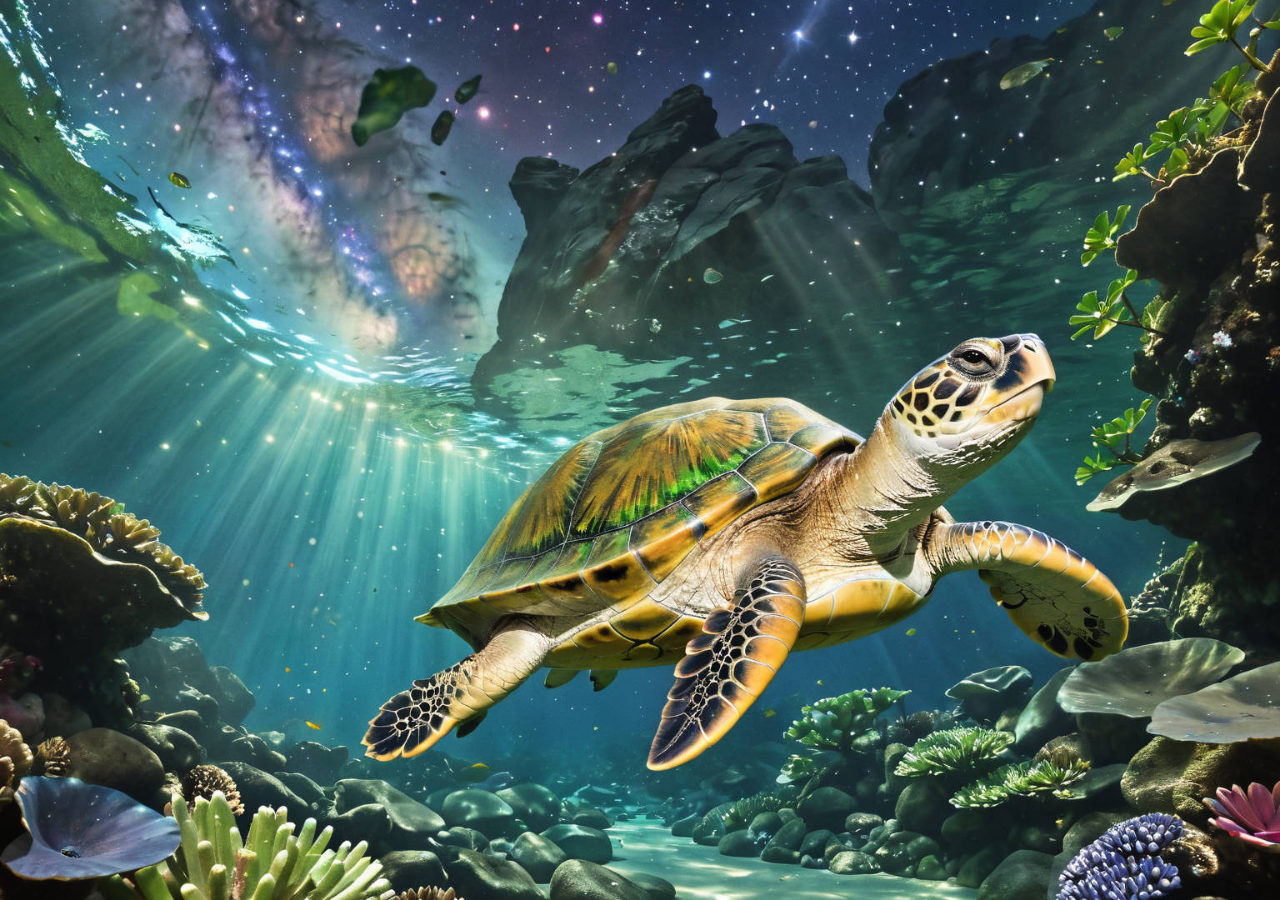
<file: docs/index.html>
<!DOCTYPE html>
<html lang="en">
<head>
  <meta charset="UTF-8">
  <title>Song Turtle</title>
  <link rel="stylesheet" type="text/css" href="style.css">
</head>
<body>
<a href="press" class="visually-hidden">Press</a>  
</body>
</html>
</file>
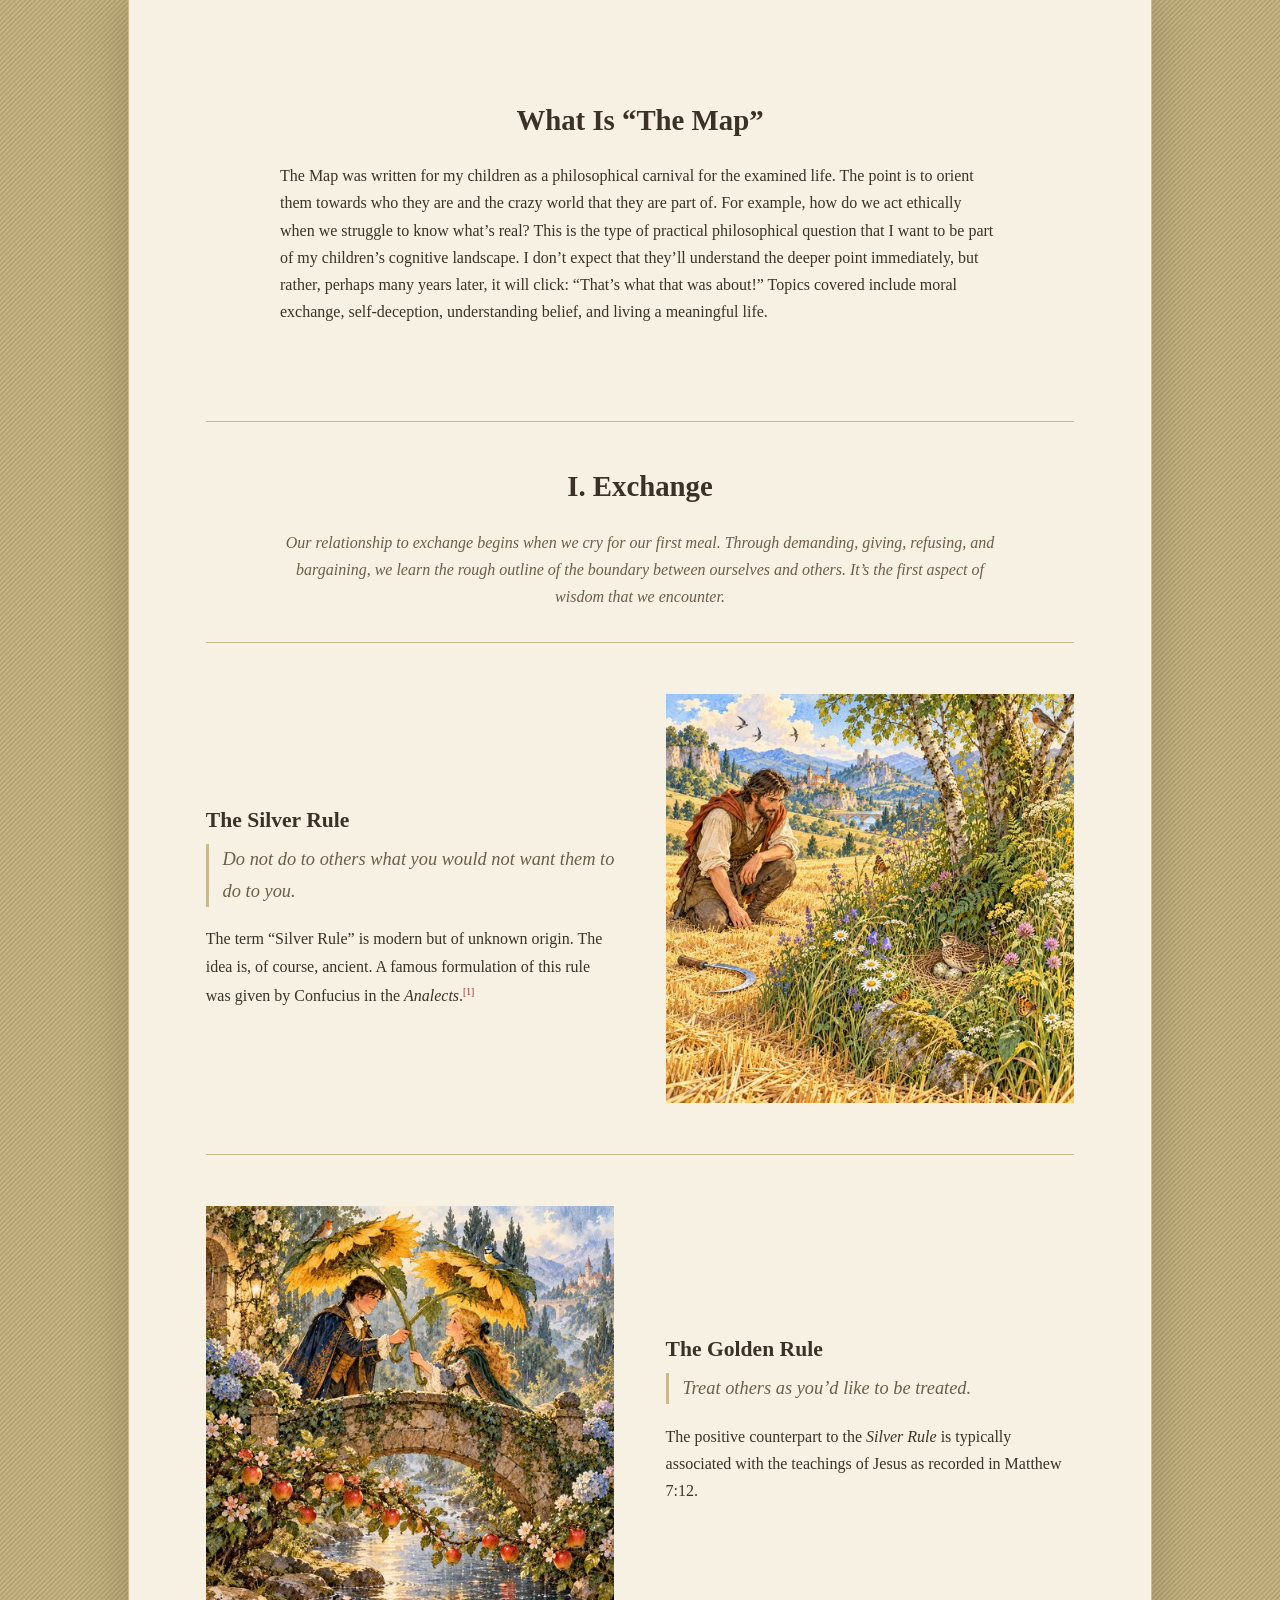
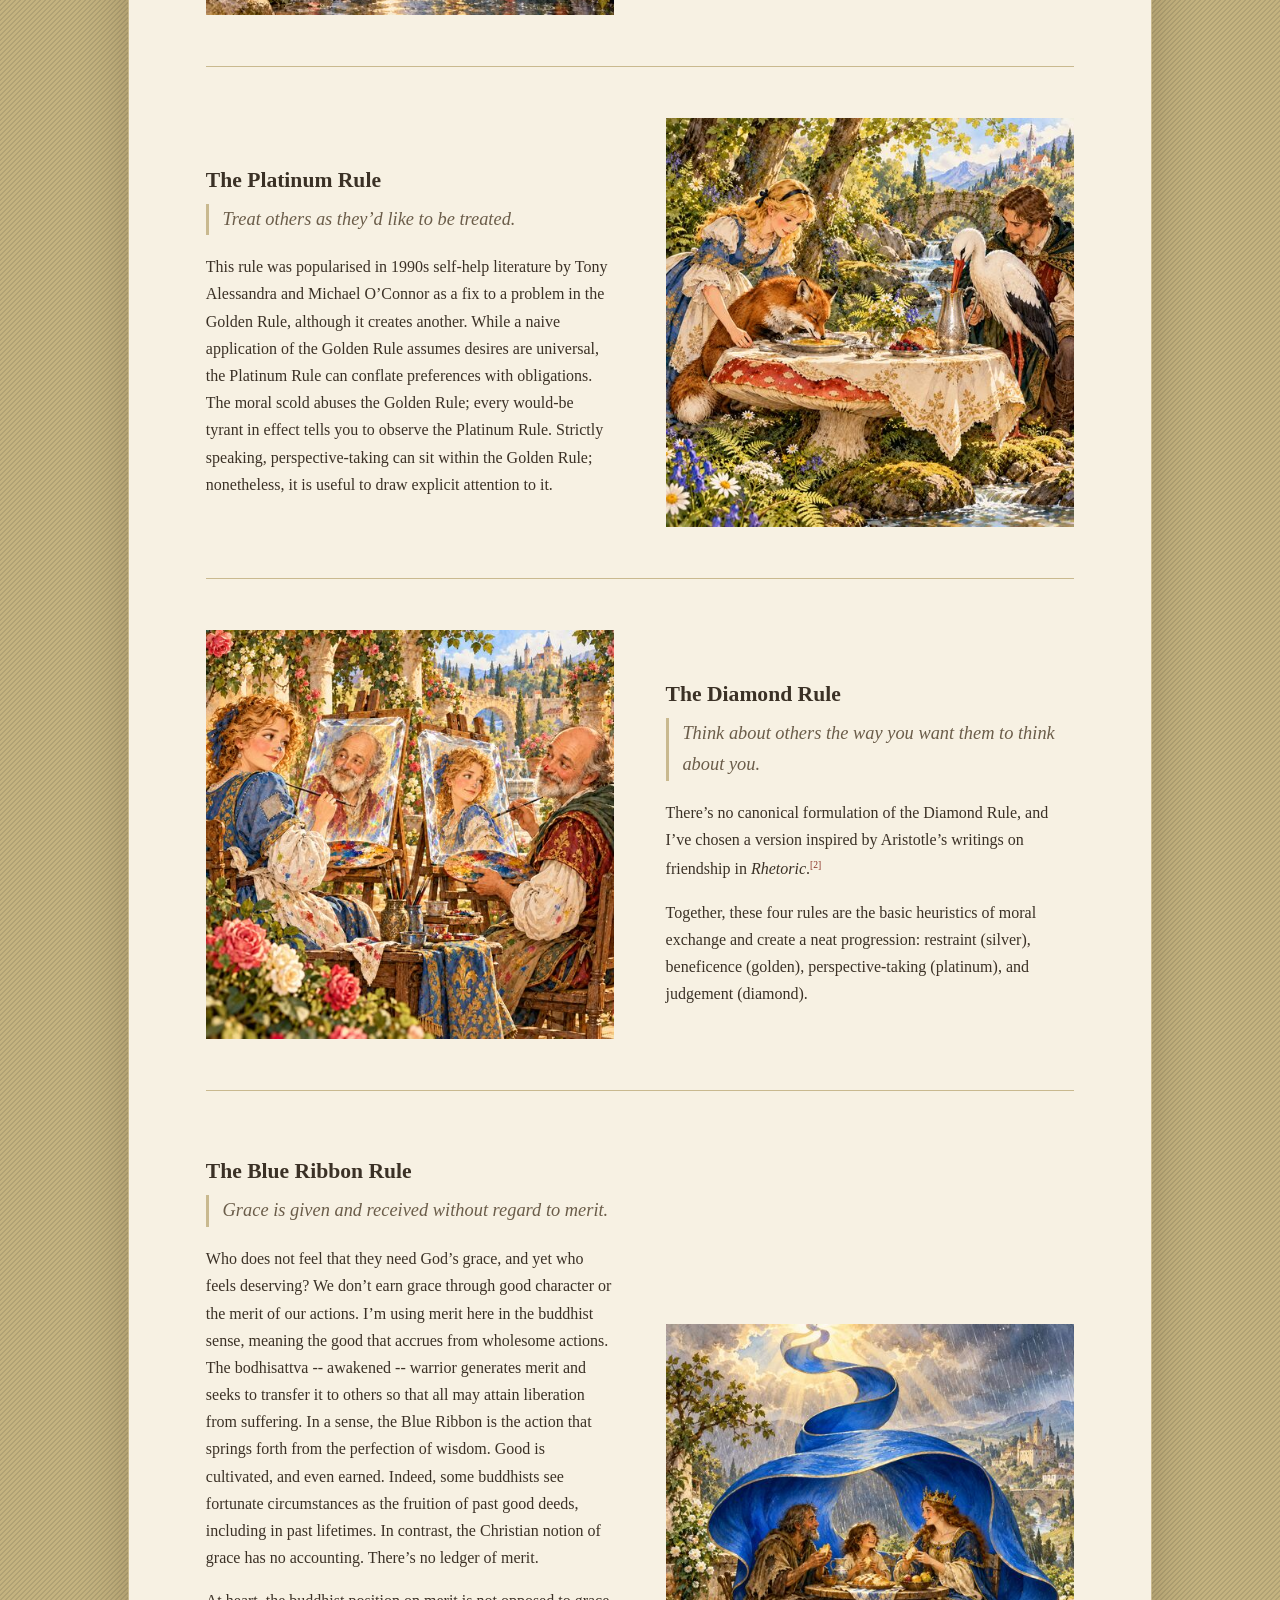
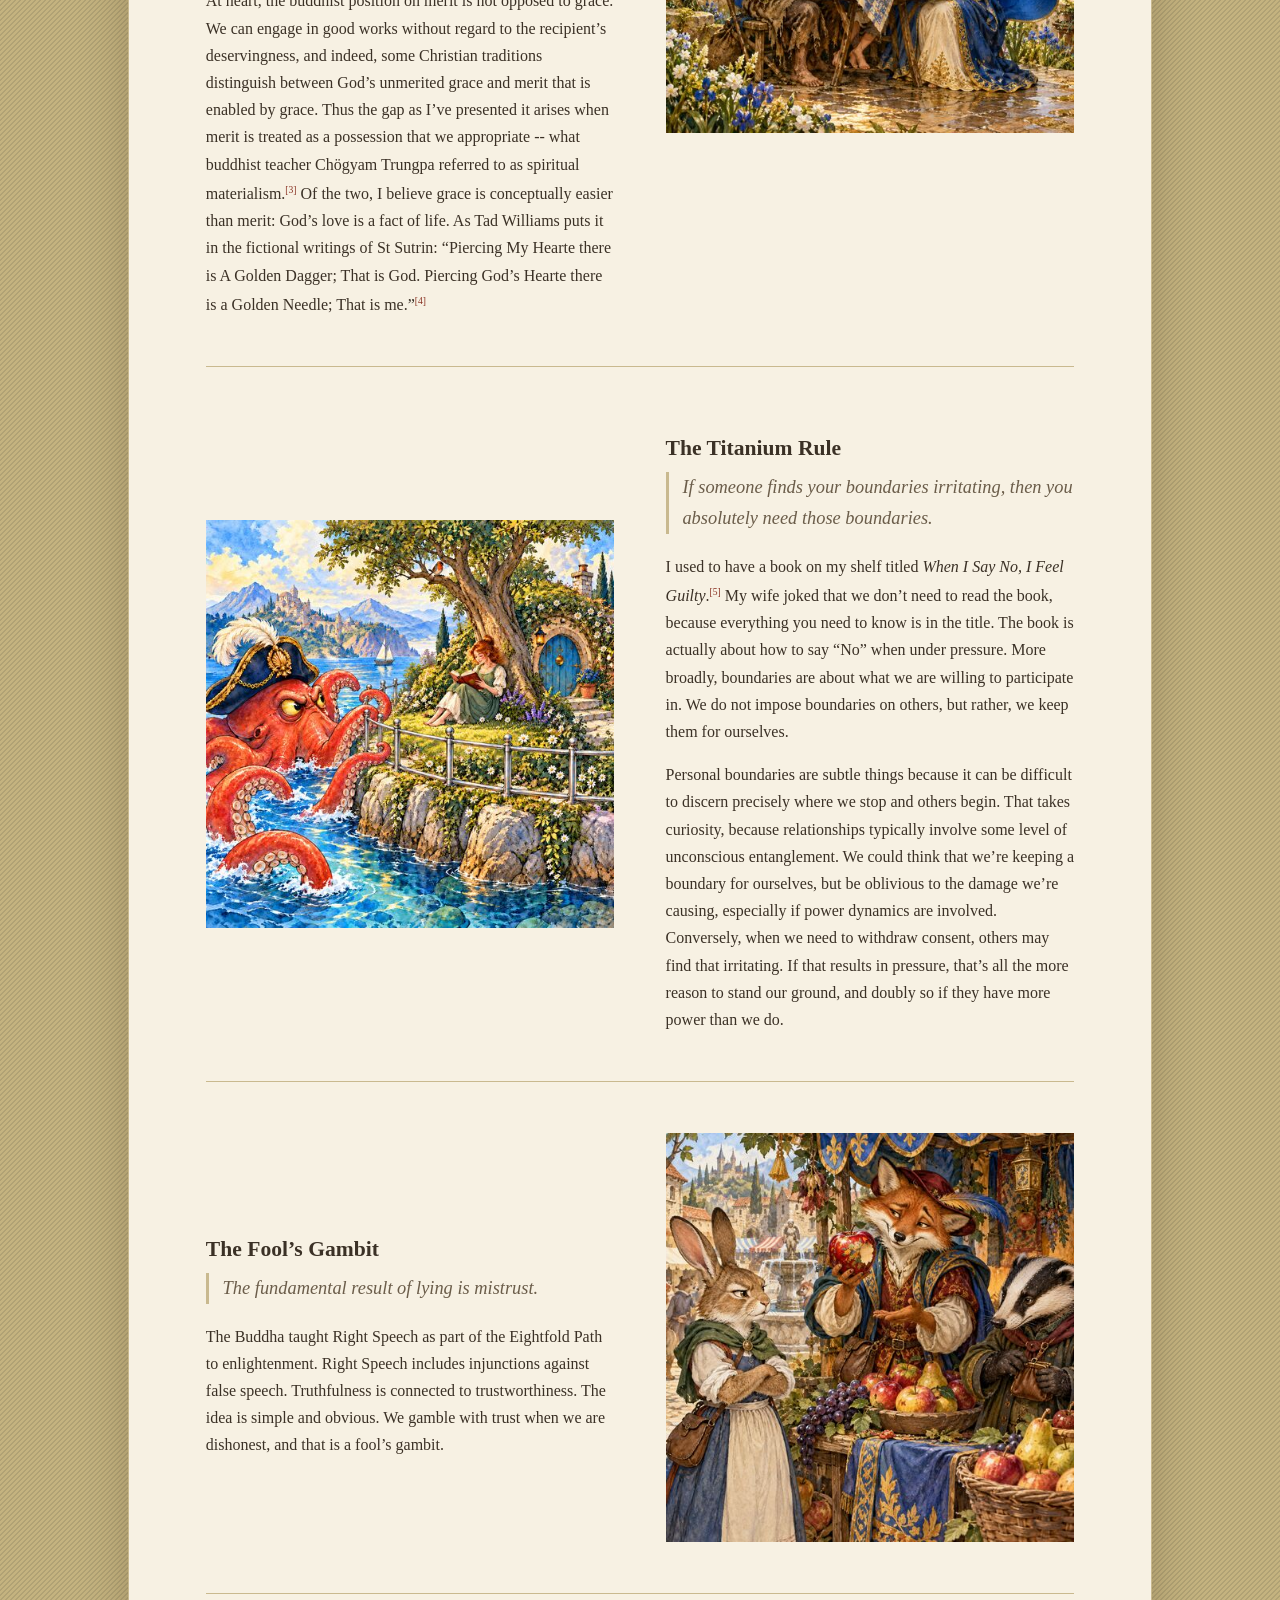
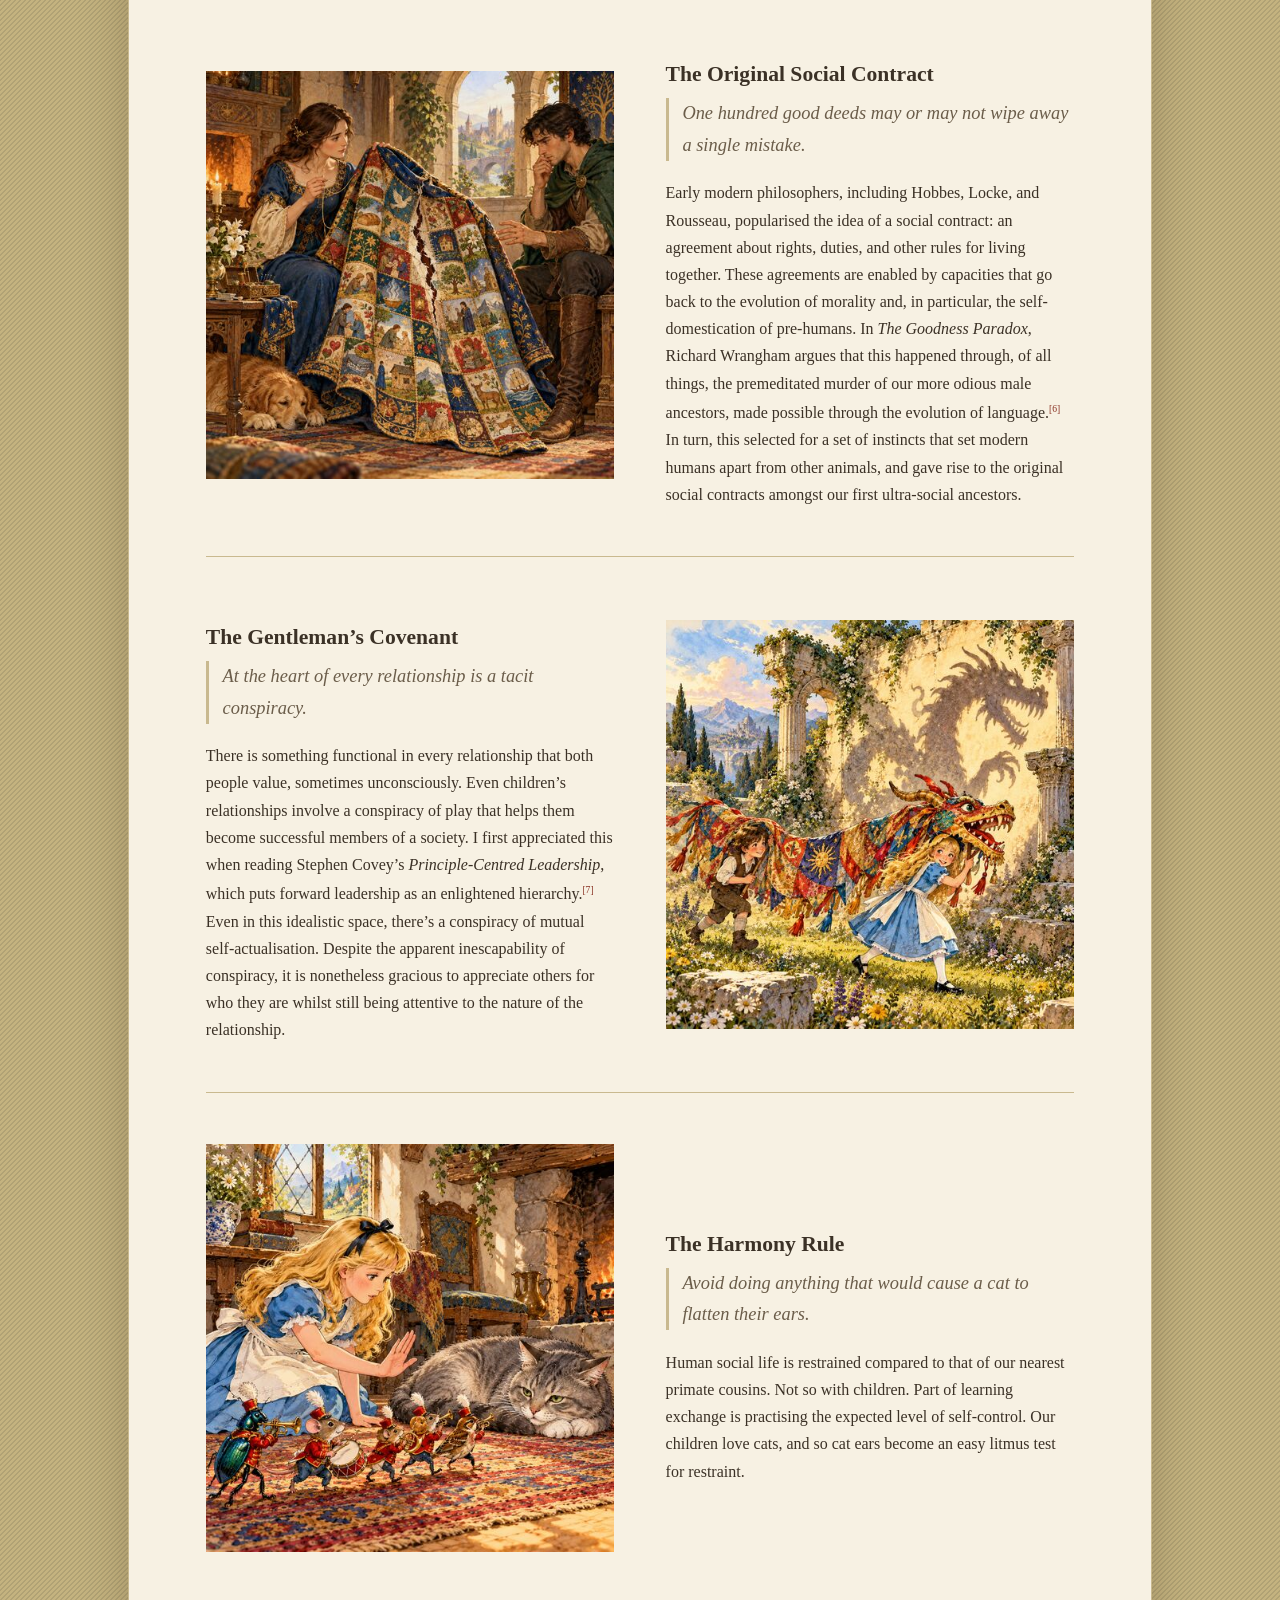
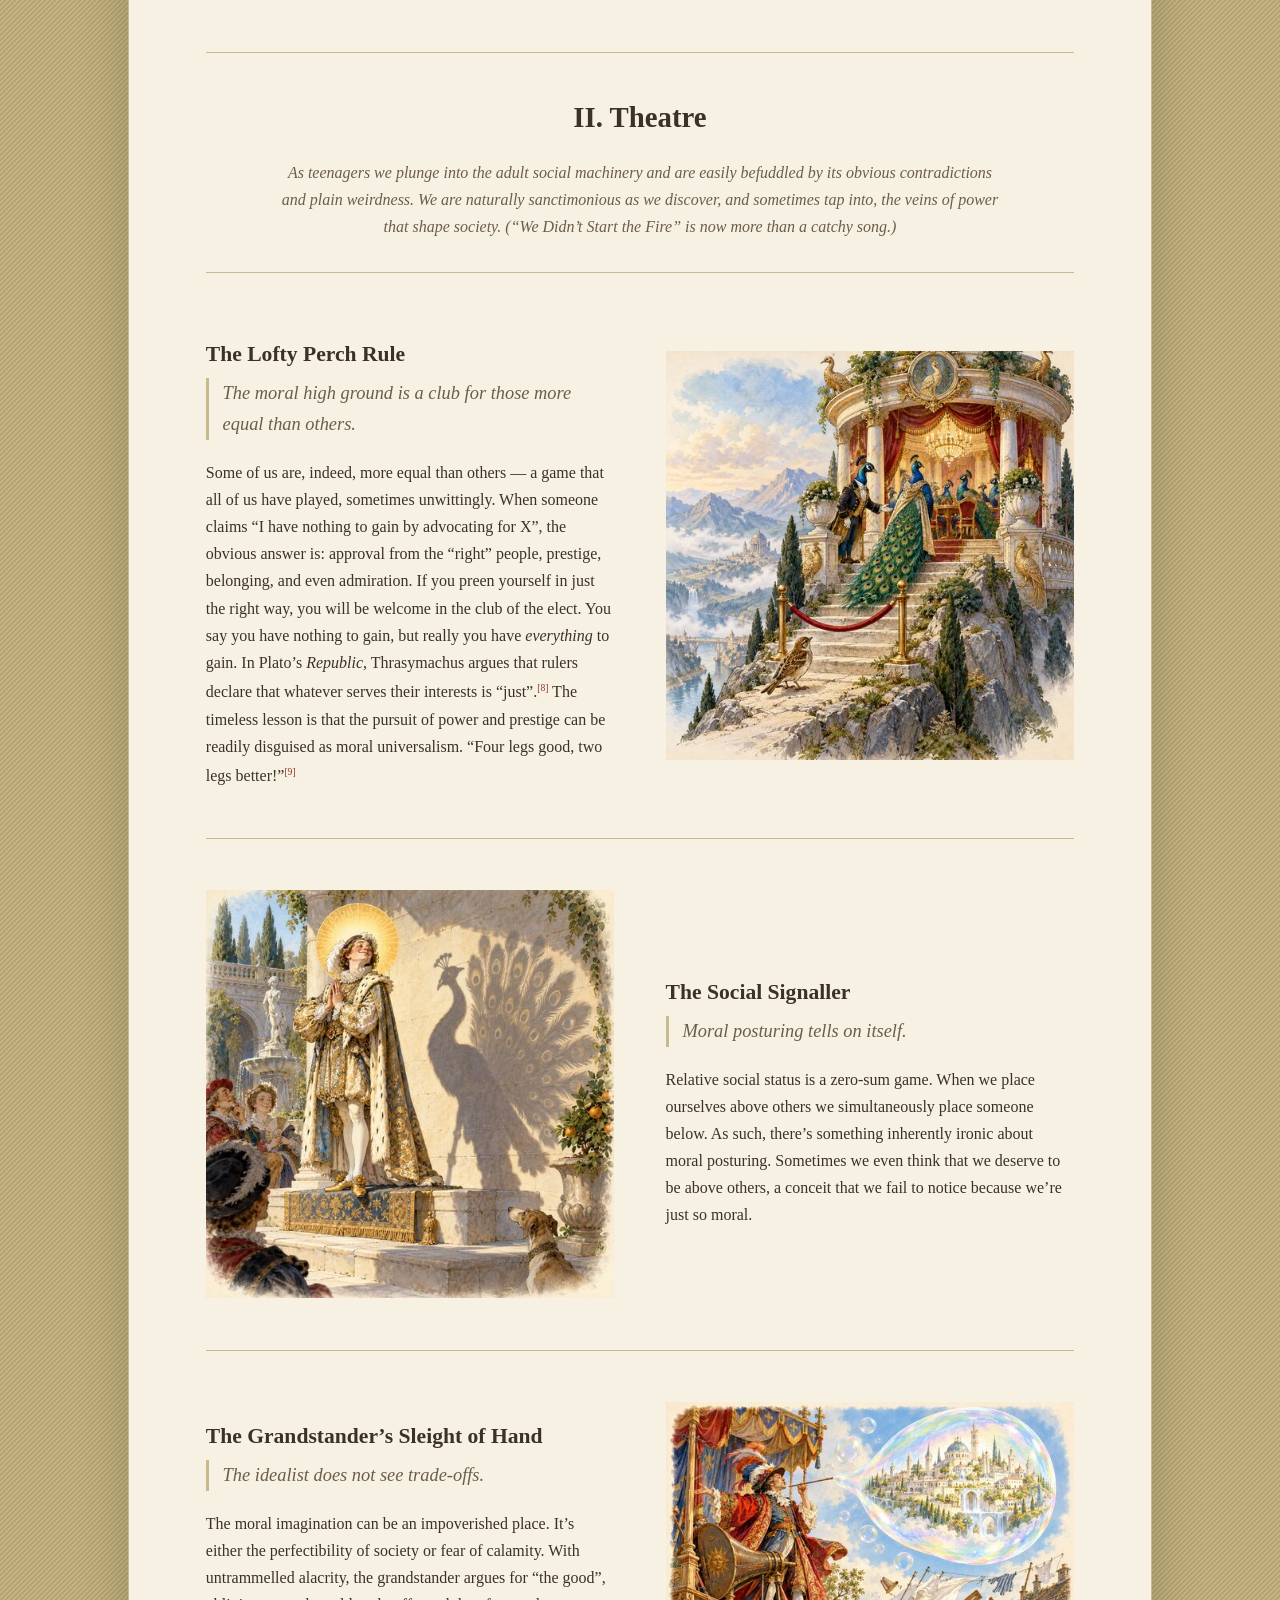
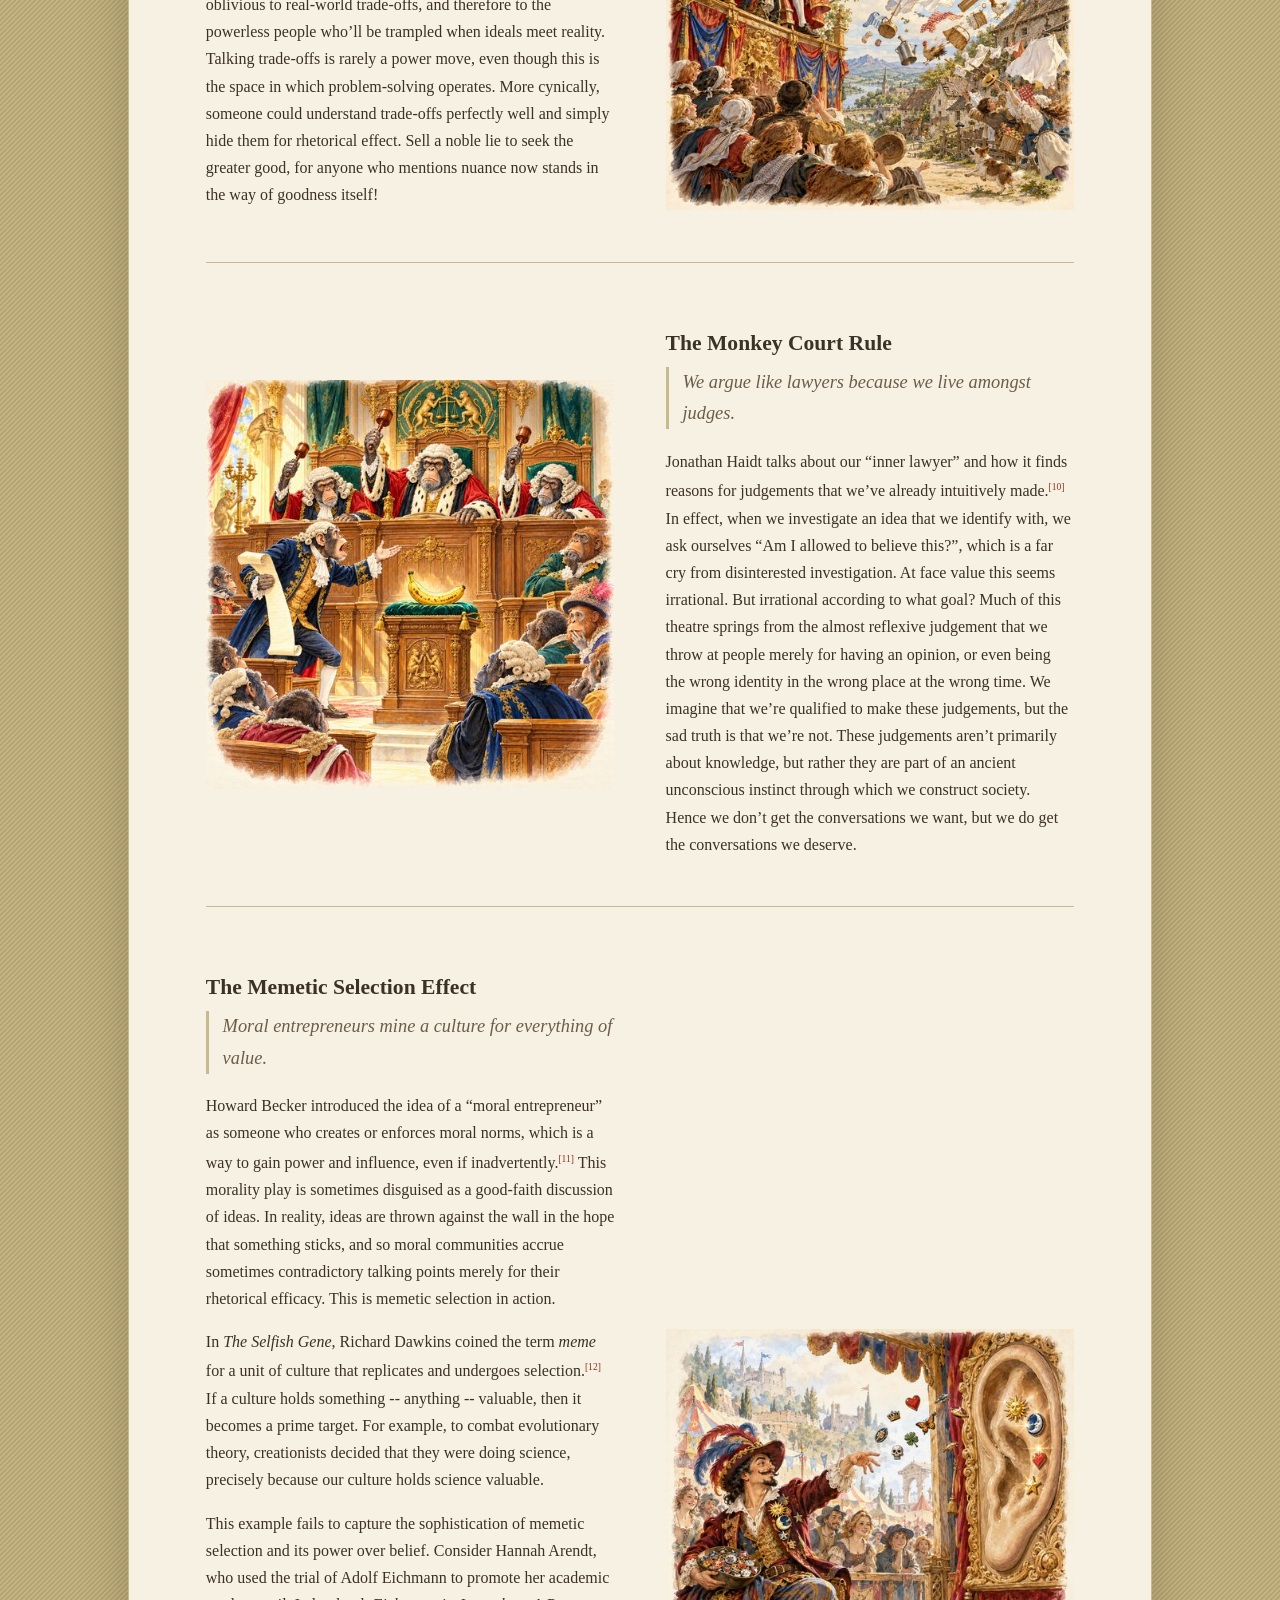
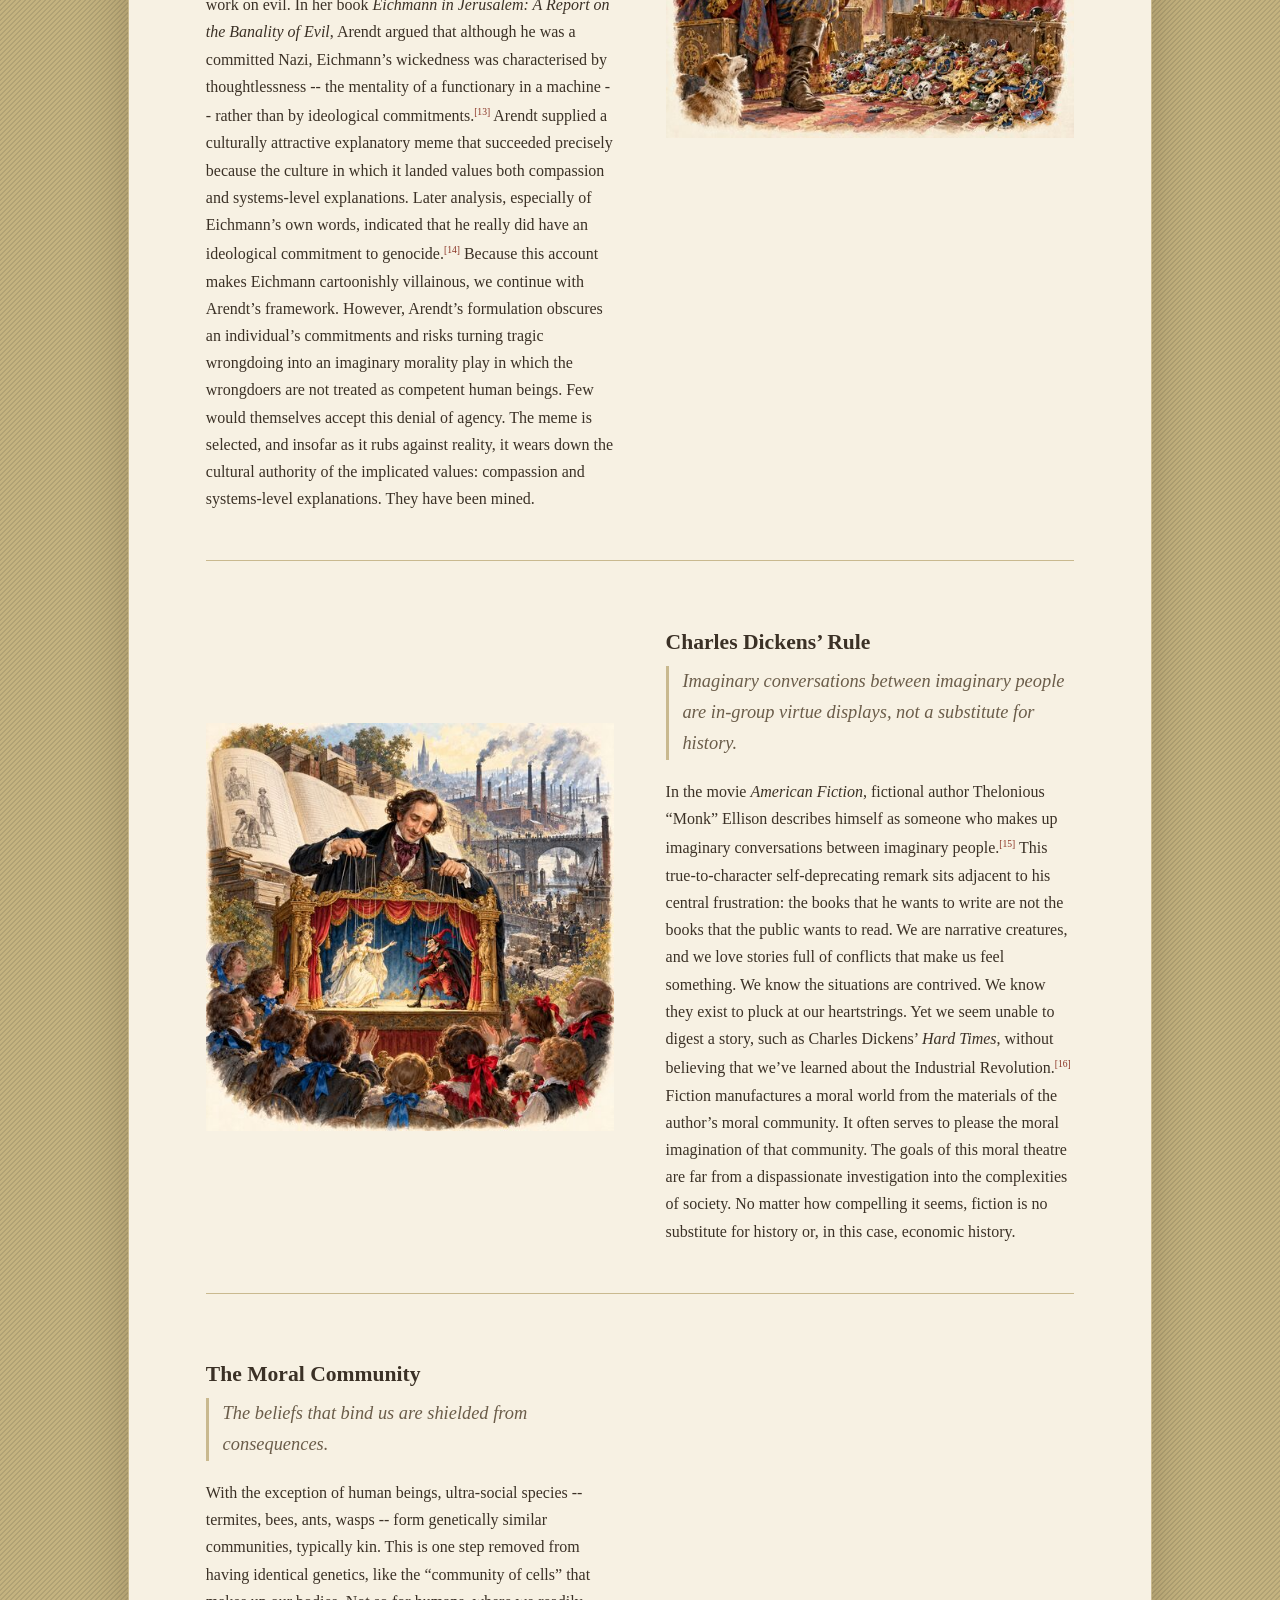
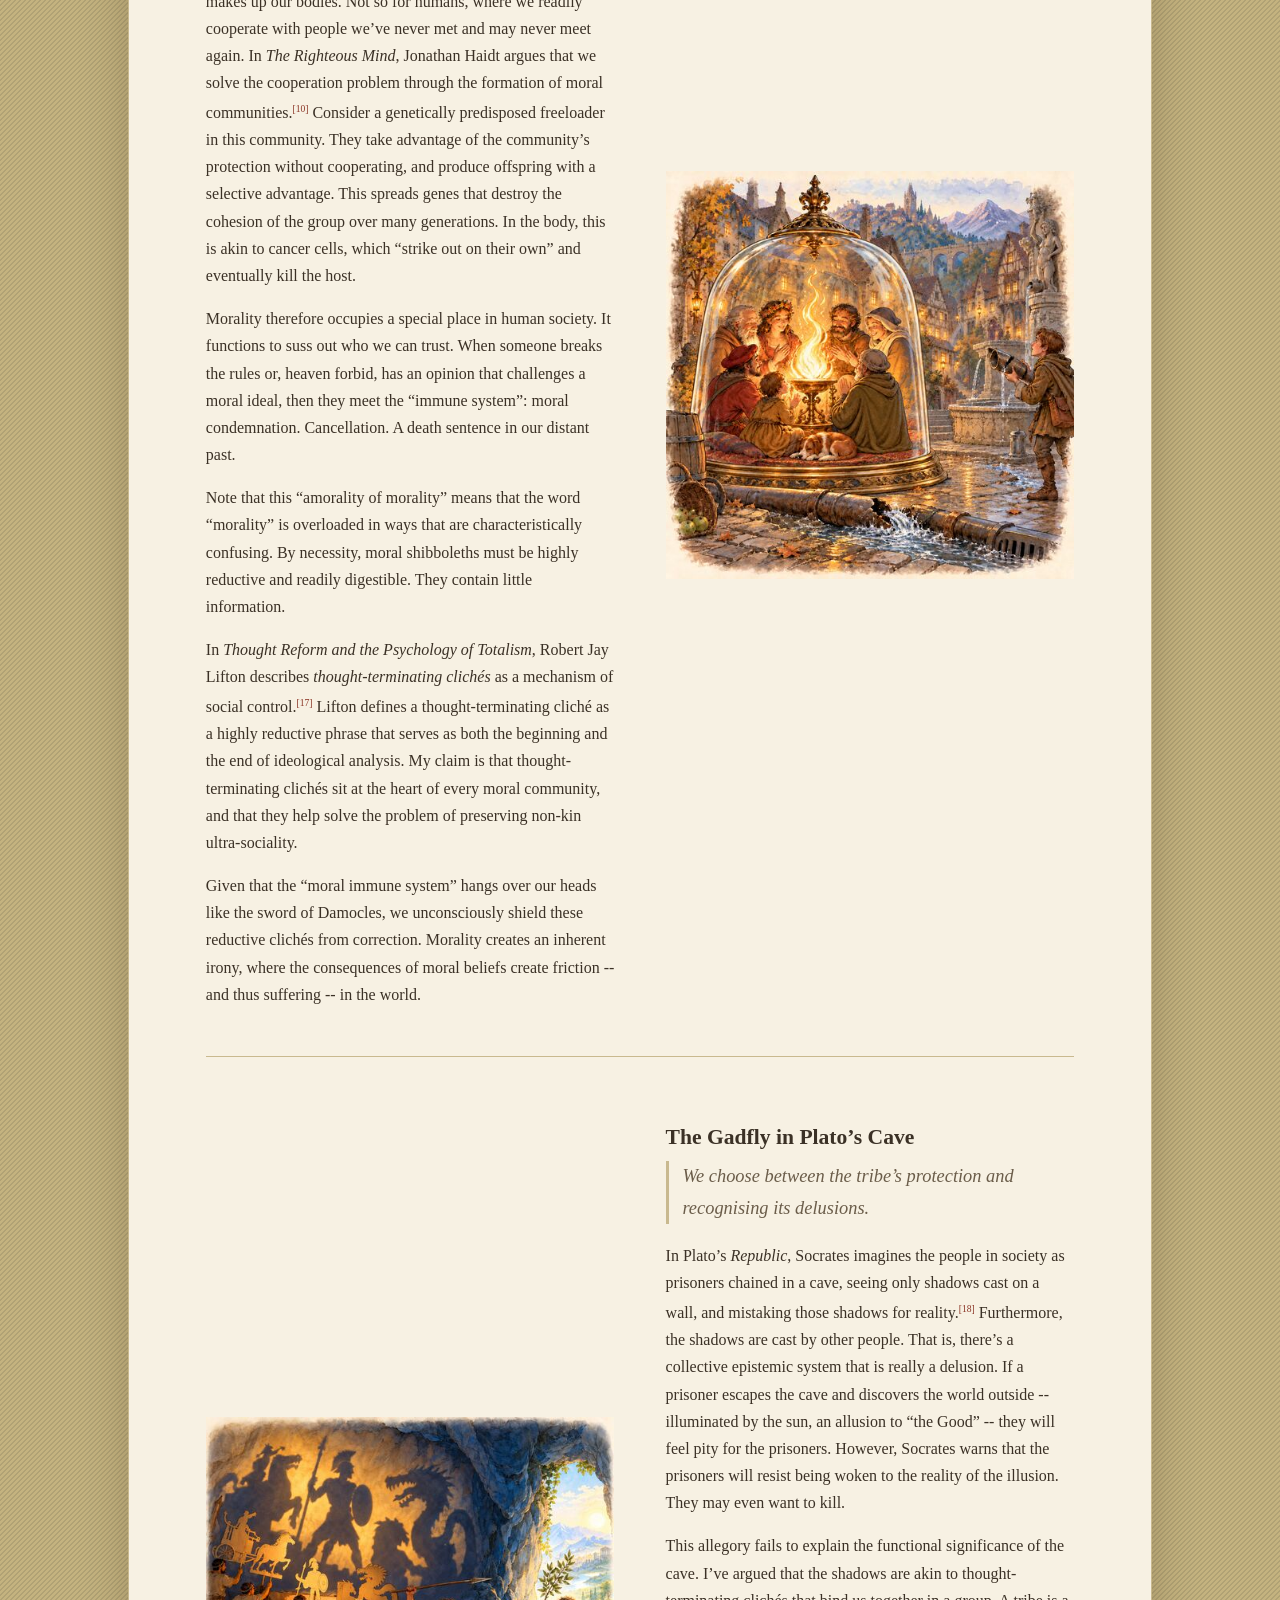
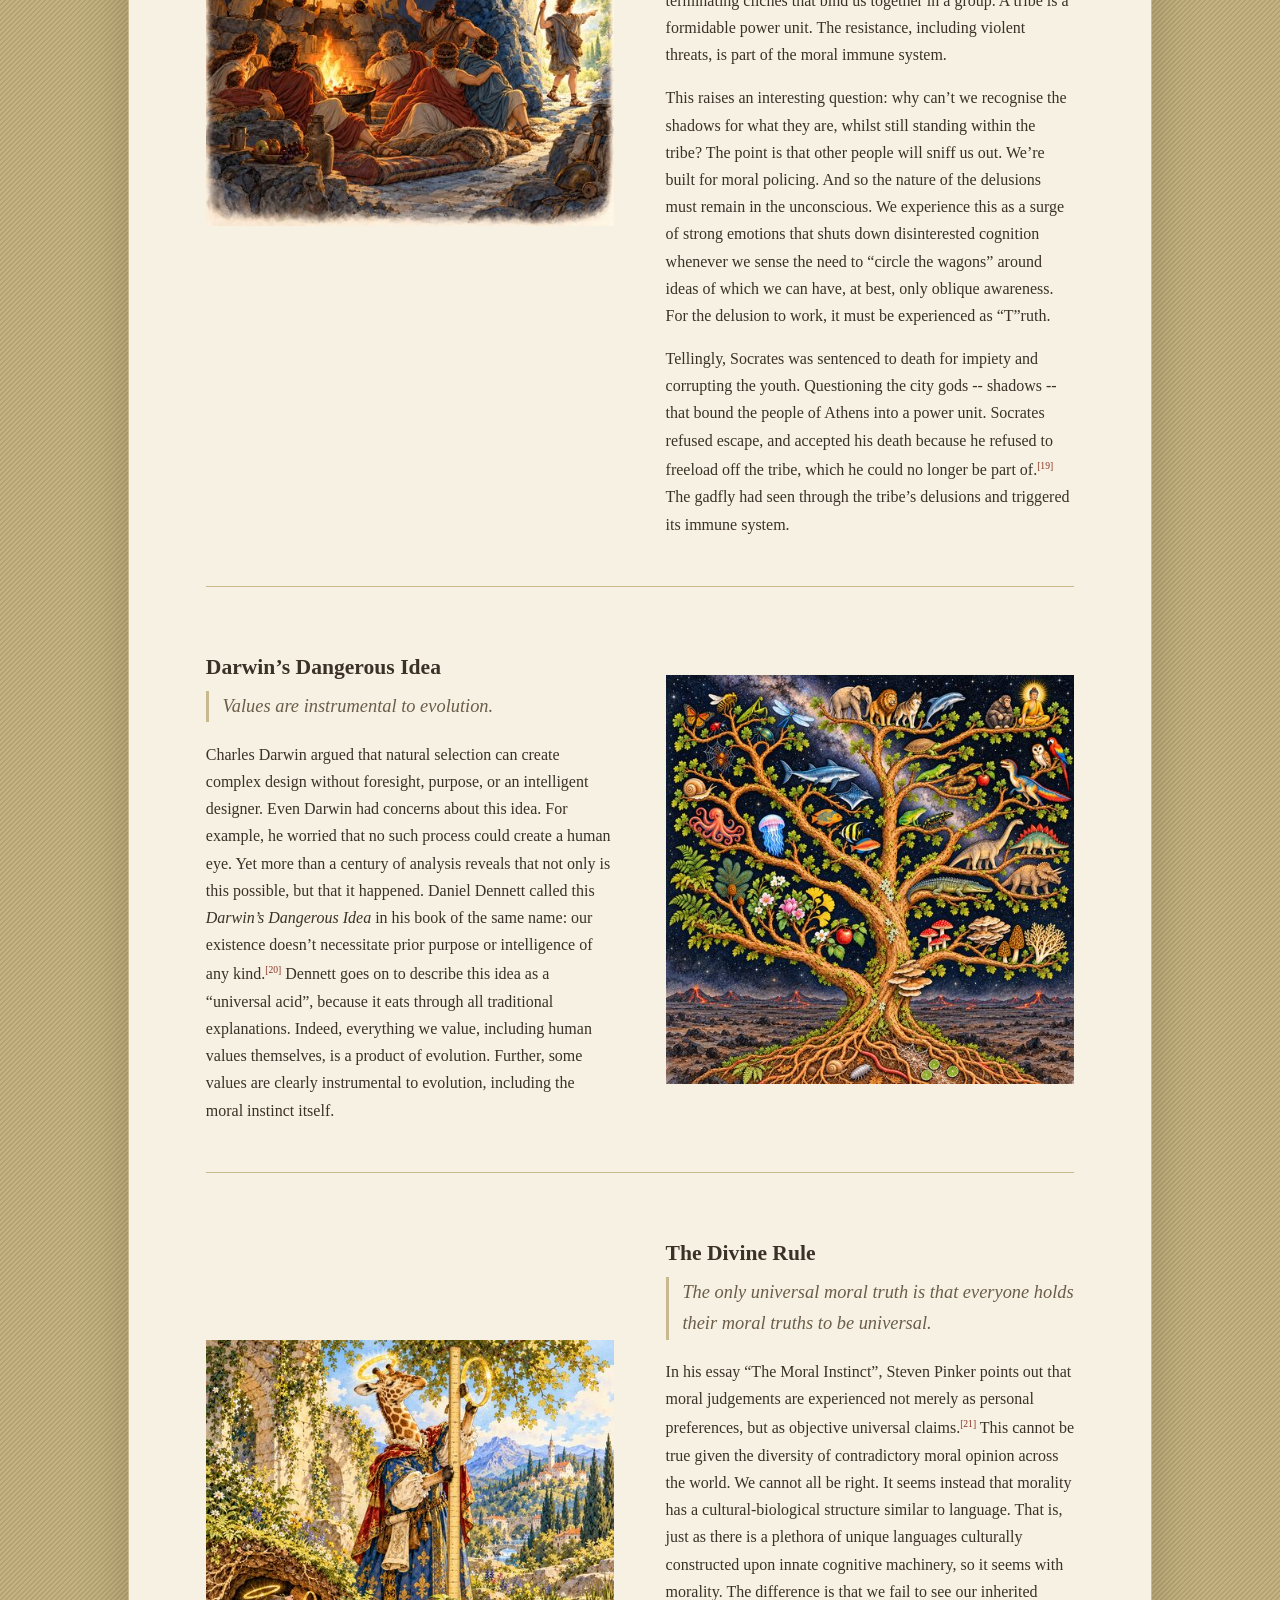
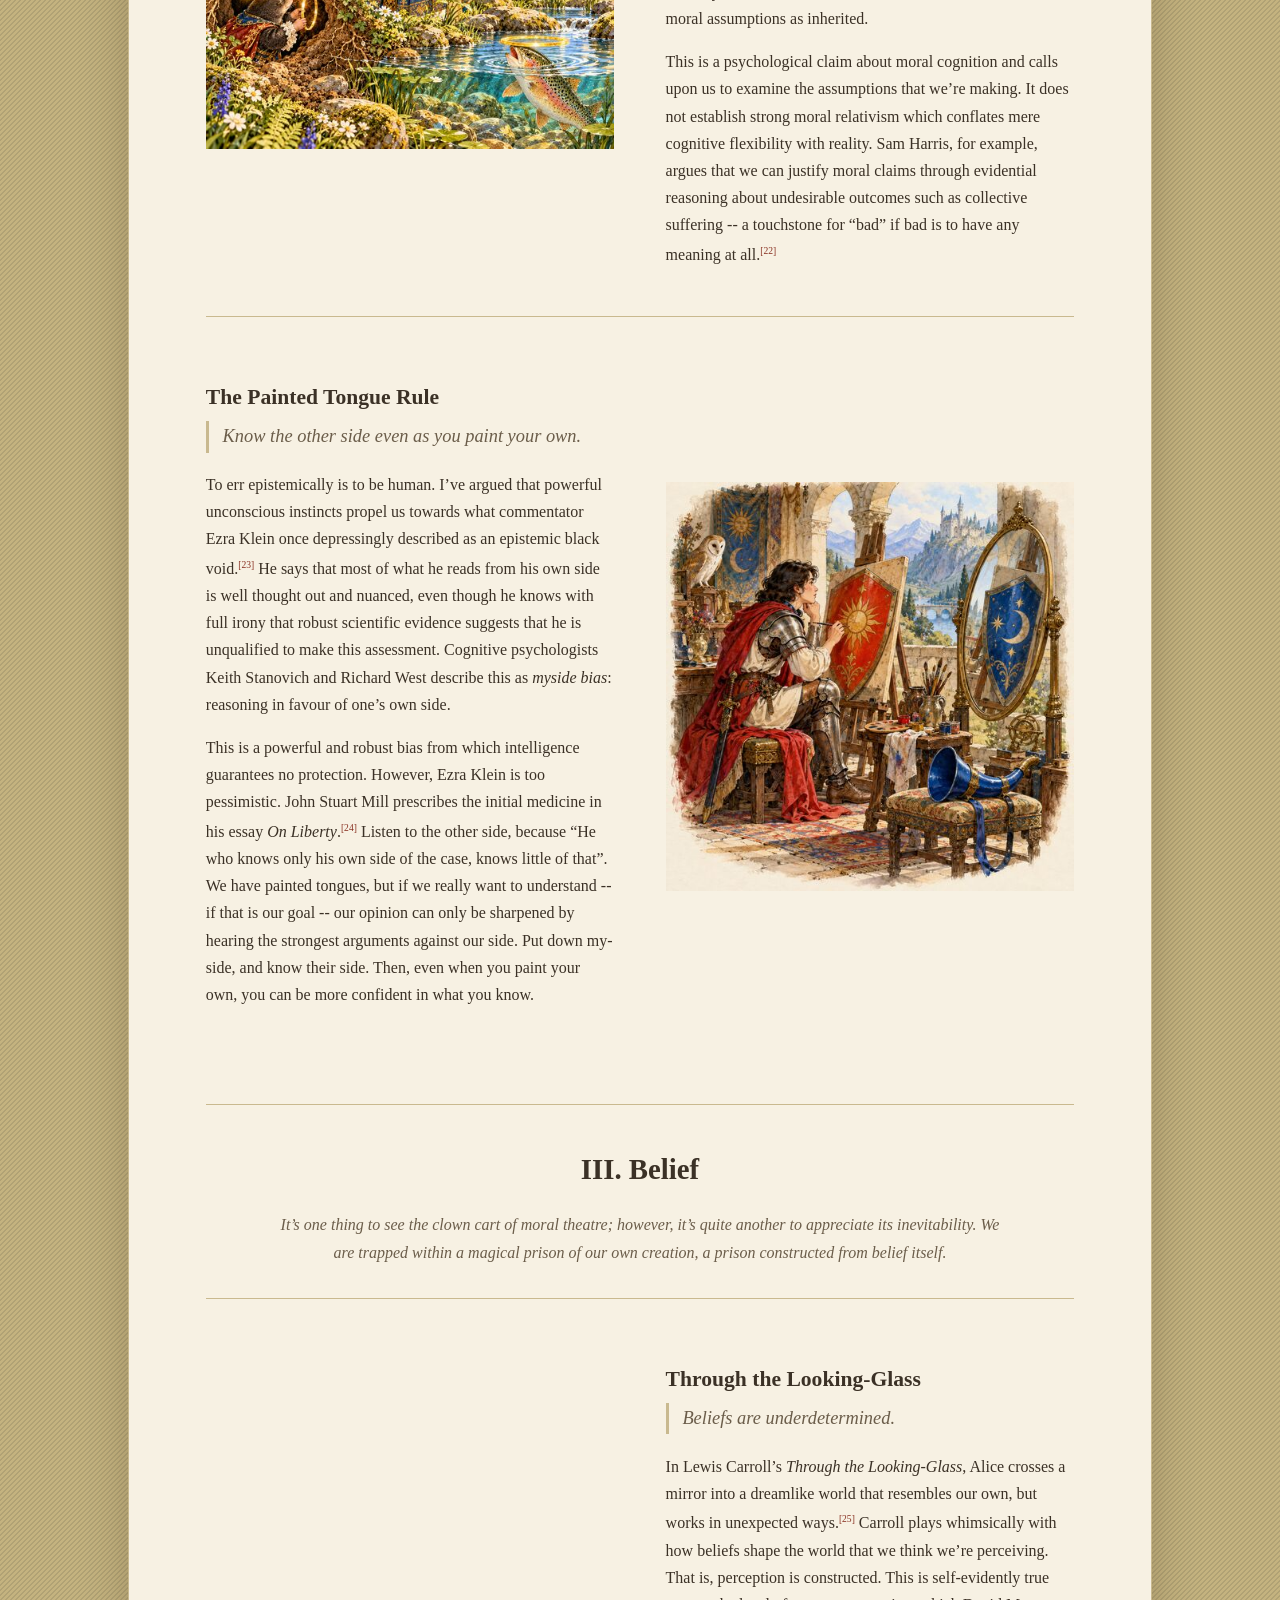
<file: docs/the-map/index.html>
<!DOCTYPE html>
<html lang="en">
<head>
  <meta charset="utf-8">
  <meta name="viewport" content="width=device-width, initial-scale=1">
  <title>The Map</title>
  <link rel="icon" href="favicon.ico">
  <link rel="stylesheet" href="style.css">
</head>
<body>
<main class="scroll">
<section class="chapter introduction">
  <h3 class="chapter-title">What Is &ldquo;The Map&rdquo;</h3>
  <div class="introduction-text"><p>The Map was written for my children as a philosophical carnival for the examined life. The point is to orient them towards who they are and the crazy world that they are part of. For example, how do we act ethically when we struggle to know what’s real? This is the type of practical philosophical question that I want to be part of my children’s cognitive landscape. I don’t expect that they’ll understand the deeper point immediately, but rather, perhaps many years later, it will click: “That’s what that was about!” Topics covered include moral exchange, self-deception, understanding belief, and living a meaningful life.</p></div>
</section>
<section class="chapter">
  <hr>
  <h3 class="chapter-title">I. Exchange</h3>
  <p class="chapter-intro">Our relationship to exchange begins when we cry for our first meal. Through demanding, giving, refusing, and bargaining, we learn the rough outline of the boundary between ourselves and others. It’s the first aspect of wisdom that we encounter.</p>
</section>
<section class="row">
  <div class="cell cell-text"><h4 class="rule-title">The Silver Rule</h4>
<p class="rule-line">Do not do to others what you would not want them to do to you.</p>
<div class="rule-body"><p>The term “Silver Rule” is modern but of unknown origin. The idea is, of course, ancient. A famous formulation of this rule was given by Confucius in the <em>Analects</em>.<sup class="cite"><a href="#ref-1" id="cite-ref-1-1">[1]</a></sup></p></div></div>
  <div class="cell cell-image"><img src="images/Section-1/01-a-Exchange-Silver-Rule.jpg" alt="The Silver Rule"></div>
</section>
<section class="row">
  <div class="cell cell-image"><img src="images/Section-1/01-b-Exchange-Golden-Rule.jpg" alt="The Golden Rule"></div>
  <div class="cell cell-text"><h4 class="rule-title">The Golden Rule</h4>
<p class="rule-line">Treat others as you’d like to be treated.</p>
<div class="rule-body"><p>The positive counterpart to the <em>Silver Rule</em> is typically associated with the teachings of Jesus as recorded in Matthew 7:12.</p></div></div>
</section>
<section class="row">
  <div class="cell cell-text"><h4 class="rule-title">The Platinum Rule</h4>
<p class="rule-line">Treat others as they’d like to be treated.</p>
<div class="rule-body"><p>This rule was popularised in 1990s self-help literature by Tony Alessandra and Michael O’Connor as a fix to a problem in the Golden Rule, although it creates another. While a naive application of the Golden Rule assumes desires are universal, the Platinum Rule can conflate preferences with obligations. The moral scold abuses the Golden Rule; every would-be tyrant in effect tells you to observe the Platinum Rule. Strictly speaking, perspective-taking can sit within the Golden Rule; nonetheless, it is useful to draw explicit attention to it.</p></div></div>
  <div class="cell cell-image"><img src="images/Section-1/01-c-Exchange-Platnium-Rule.jpg" alt="The Platinum Rule"></div>
</section>
<section class="row">
  <div class="cell cell-image"><img src="images/Section-1/01-d-Exchange-Diamond-Rule.jpg" alt="The Diamond Rule"></div>
  <div class="cell cell-text"><h4 class="rule-title">The Diamond Rule</h4>
<p class="rule-line">Think about others the way you want them to think about you.</p>
<div class="rule-body"><p>There’s no canonical formulation of the Diamond Rule, and I’ve chosen a version inspired by Aristotle’s writings on friendship in <em>Rhetoric</em>.<sup class="cite"><a href="#ref-2" id="cite-ref-2-1">[2]</a></sup></p>
<p>Together, these four rules are the basic heuristics of moral exchange and create a neat progression: restraint (silver), beneficence (golden), perspective-taking (platinum), and judgement (diamond).</p></div></div>
</section>
<section class="row">
  <div class="cell cell-text"><h4 class="rule-title">The Blue Ribbon Rule</h4>
<p class="rule-line">Grace is given and received without regard to merit.</p>
<div class="rule-body"><p>Who does not feel that they need God’s grace, and yet who feels deserving? We don’t earn grace through good character or the merit of our actions. I’m using merit here in the buddhist sense, meaning the good that accrues from wholesome actions. The bodhisattva -- awakened -- warrior generates merit and seeks to transfer it to others so that all may attain liberation from suffering. In a sense, the Blue Ribbon is the action that springs forth from the perfection of wisdom. Good is cultivated, and even earned. Indeed, some buddhists see fortunate circumstances as the fruition of past good deeds, including in past lifetimes. In contrast, the Christian notion of grace has no accounting. There’s no ledger of merit.</p>
<p>At heart, the buddhist position on merit is not opposed to grace. We can engage in good works without regard to the recipient’s deservingness, and indeed, some Christian traditions distinguish between God’s unmerited grace and merit that is enabled by grace. Thus the gap as I’ve presented it arises when merit is treated as a possession that we appropriate -- what buddhist teacher Chögyam Trungpa referred to as spiritual materialism.<sup class="cite"><a href="#ref-3" id="cite-ref-3-1">[3]</a></sup> Of the two, I believe grace is conceptually easier than merit: God’s love is a fact of life. As Tad Williams puts it in the fictional writings of St Sutrin: “Piercing My Hearte there is A Golden Dagger; That is God. Piercing God’s Hearte there is a Golden Needle; That is me.”<sup class="cite"><a href="#ref-4" id="cite-ref-4-1">[4]</a></sup></p></div></div>
  <div class="cell cell-image"><img src="images/Section-1/02-Blue-Ribbon.jpg" alt="The Blue Ribbon Rule"></div>
</section>
<section class="row">
  <div class="cell cell-image"><img src="images/Section-1/03-Titanium.jpg" alt="The Titanium Rule"></div>
  <div class="cell cell-text"><h4 class="rule-title">The Titanium Rule</h4>
<p class="rule-line">If someone finds your boundaries irritating, then you absolutely need those boundaries.</p>
<div class="rule-body"><p>I used to have a book on my shelf titled <em>When I Say No, I Feel Guilty</em>.<sup class="cite"><a href="#ref-5" id="cite-ref-5-1">[5]</a></sup> My wife joked that we don’t need to read the book, because everything you need to know is in the title. The book is actually about how to say “No” when under pressure. More broadly, boundaries are about what we are willing to participate in. We do not impose boundaries on others, but rather, we keep them for ourselves.</p>
<p>Personal boundaries are subtle things because it can be difficult to discern precisely where we stop and others begin. That takes curiosity, because relationships typically involve some level of unconscious entanglement. We could think that we’re keeping a boundary for ourselves, but be oblivious to the damage we’re causing, especially if power dynamics are involved. Conversely, when we need to withdraw consent, others may find that irritating. If that results in pressure, that’s all the more reason to stand our ground, and doubly so if they have more power than we do.</p></div></div>
</section>
<section class="row">
  <div class="cell cell-text"><h4 class="rule-title">The Fool’s Gambit</h4>
<p class="rule-line">The fundamental result of lying is mistrust.</p>
<div class="rule-body"><p>The Buddha taught Right Speech as part of the Eightfold Path to enlightenment. Right Speech includes injunctions against false speech. Truthfulness is connected to trustworthiness. The idea is simple and obvious. We gamble with trust when we are dishonest, and that is a fool’s gambit.</p></div></div>
  <div class="cell cell-image"><img src="images/Section-1/04-Fools-Gambit.jpg" alt="The Fool’s Gambit"></div>
</section>
<section class="row">
  <div class="cell cell-image"><img src="images/Section-1/05-Original-Social-Contract.jpg" alt="The Original Social Contract"></div>
  <div class="cell cell-text"><h4 class="rule-title">The Original Social Contract</h4>
<p class="rule-line">One hundred good deeds may or may not wipe away a single mistake.</p>
<div class="rule-body"><p>Early modern philosophers, including Hobbes, Locke, and Rousseau, popularised the idea of a social contract: an agreement about rights, duties, and other rules for living together. These agreements are enabled by capacities that go back to the evolution of morality and, in particular, the self-domestication of pre-humans. In <em>The Goodness Paradox</em>, Richard Wrangham argues that this happened through, of all things, the premeditated murder of our more odious male ancestors, made possible through the evolution of language.<sup class="cite"><a href="#ref-6" id="cite-ref-6-1">[6]</a></sup> In turn, this selected for a set of instincts that set modern humans apart from other animals, and gave rise to the original social contracts amongst our first ultra-social ancestors.</p></div></div>
</section>
<section class="row">
  <div class="cell cell-text"><h4 class="rule-title">The Gentleman’s Covenant</h4>
<p class="rule-line">At the heart of every relationship is a tacit conspiracy.</p>
<div class="rule-body"><p>There is something functional in every relationship that both people value, sometimes unconsciously. Even children’s relationships involve a conspiracy of play that helps them become successful members of a society. I first appreciated this when reading Stephen Covey’s <em>Principle-Centred Leadership</em>, which puts forward leadership as an enlightened hierarchy.<sup class="cite"><a href="#ref-7" id="cite-ref-7-1">[7]</a></sup> Even in this idealistic space, there’s a conspiracy of mutual self-actualisation. Despite the apparent inescapability of conspiracy, it is nonetheless gracious to appreciate others for who they are whilst still being attentive to the nature of the relationship.</p></div></div>
  <div class="cell cell-image"><img src="images/Section-1/06-Gentlemans-Covenant.jpg" alt="The Gentleman’s Covenant"></div>
</section>
<section class="row">
  <div class="cell cell-image"><img src="images/Section-1/07-Harmony.jpg" alt="The Harmony Rule"></div>
  <div class="cell cell-text"><h4 class="rule-title">The Harmony Rule</h4>
<p class="rule-line">Avoid doing anything that would cause a cat to flatten their ears.</p>
<div class="rule-body"><p>Human social life is restrained compared to that of our nearest primate cousins. Not so with children. Part of learning exchange is practising the expected level of self-control. Our children love cats, and so cat ears become an easy litmus test for restraint.</p></div></div>
</section>
<section class="chapter">
  <hr>
  <h3 class="chapter-title">II. Theatre</h3>
  <p class="chapter-intro">As teenagers we plunge into the adult social machinery and are easily befuddled by its obvious contradictions and plain weirdness. We are naturally sanctimonious as we discover, and sometimes tap into, the veins of power that shape society.  (“We Didn’t Start the Fire” is now more than a catchy song.)</p>
</section>
<section class="row">
  <div class="cell cell-text"><h4 class="rule-title">The Lofty Perch Rule</h4>
<p class="rule-line">The moral high ground is a club for those more equal than others.</p>
<div class="rule-body"><p>Some of us are, indeed, more equal than others — a game that all of us have played, sometimes unwittingly. When someone claims “I have nothing to gain by advocating for X”, the obvious answer is: approval from the “right” people, prestige, belonging, and even admiration. If you preen yourself in just the right way, you will be welcome in the club of the elect. You say you have nothing to gain, but really you have <em>everything</em> to gain. In Plato’s <em>Republic</em>, Thrasymachus argues that rulers declare that whatever serves their interests is “just”.<sup class="cite"><a href="#ref-8" id="cite-ref-8-1">[8]</a></sup> The timeless lesson is that the pursuit of power and prestige can be readily disguised as moral universalism. “Four legs good, two legs better!”<sup class="cite"><a href="#ref-9" id="cite-ref-9-1">[9]</a></sup></p></div></div>
  <div class="cell cell-image"><img src="images/Section-2/01-lofty-perch.jpg" alt="The Lofty Perch Rule"></div>
</section>
<section class="row">
  <div class="cell cell-image"><img src="images/Section-2/02-social-signaller.jpg" alt="The Social Signaller"></div>
  <div class="cell cell-text"><h4 class="rule-title">The Social Signaller</h4>
<p class="rule-line">Moral posturing tells on itself.</p>
<div class="rule-body"><p>Relative social status is a zero-sum game. When we place ourselves above others we simultaneously place someone below. As such, there’s something inherently ironic about moral posturing. Sometimes we even think that we deserve to be above others, a conceit that we fail to notice because we’re just so moral.</p></div></div>
</section>
<section class="row">
  <div class="cell cell-text"><h4 class="rule-title">The Grandstander’s Sleight of Hand</h4>
<p class="rule-line">The idealist does not see trade-offs.</p>
<div class="rule-body"><p>The moral imagination can be an impoverished place. It’s either the perfectibility of society or fear of calamity. With untrammelled alacrity, the grandstander argues for “the good”, oblivious to real-world trade-offs, and therefore to the powerless people who’ll be trampled when ideals meet reality. Talking trade-offs is rarely a power move, even though this is the space in which problem-solving operates. More cynically, someone could understand trade-offs perfectly well and simply hide them for rhetorical effect. Sell a noble lie to seek the greater good, for anyone who mentions nuance now stands in the way of goodness itself!</p></div></div>
  <div class="cell cell-image"><img src="images/Section-2/03-grandstanders-sleight-of-hand.jpg" alt="The Grandstander’s Sleight of Hand"></div>
</section>
<section class="row">
  <div class="cell cell-image"><img src="images/Section-2/04-monkey-court.jpg" alt="The Monkey Court Rule"></div>
  <div class="cell cell-text"><h4 class="rule-title">The Monkey Court Rule</h4>
<p class="rule-line">We argue like lawyers because we live amongst judges.</p>
<div class="rule-body"><p>Jonathan Haidt talks about our “inner lawyer” and how it finds reasons for judgements that we’ve already intuitively made.<sup class="cite"><a href="#ref-10" id="cite-ref-10-1">[10]</a></sup> In effect, when we investigate an idea that we identify with, we ask ourselves “Am I allowed to believe this?”, which is a far cry from disinterested investigation. At face value this seems irrational. But irrational according to what goal? Much of this theatre springs from the almost reflexive judgement that we throw at people merely for having an opinion, or even being the wrong identity in the wrong place at the wrong time. We imagine that we’re qualified to make these judgements, but the sad truth is that we’re not. These judgements aren’t primarily about knowledge, but rather they are part of an ancient unconscious instinct through which we construct society. Hence we don’t get the conversations we want, but we do get the conversations we deserve.</p></div></div>
</section>
<section class="row">
  <div class="cell cell-text"><h4 class="rule-title">The Memetic Selection Effect</h4>
<p class="rule-line">Moral entrepreneurs mine a culture for everything of value.</p>
<div class="rule-body"><p>Howard Becker introduced the idea of a “moral entrepreneur” as someone who creates or enforces moral norms, which is a way to gain power and influence, even if inadvertently.<sup class="cite"><a href="#ref-11" id="cite-ref-11-1">[11]</a></sup> This morality play is sometimes disguised as a good-faith discussion of ideas. In reality, ideas are thrown against the wall in the hope that something sticks, and so moral communities accrue sometimes contradictory talking points merely for their rhetorical efficacy. This is memetic selection in action.</p>
<p>In <em>The Selfish Gene</em>, Richard Dawkins coined the term <em>meme</em> for a unit of culture that replicates and undergoes selection.<sup class="cite"><a href="#ref-12" id="cite-ref-12-1">[12]</a></sup> If a culture holds something -- anything -- valuable, then it becomes a prime target. For example, to combat evolutionary theory, creationists decided that they were doing science, precisely because our culture holds science valuable.</p>
<p>This example fails to capture the sophistication of memetic selection and its power over belief. Consider Hannah Arendt, who used the trial of Adolf Eichmann to promote her academic work on evil. In her book <em>Eichmann in Jerusalem: A Report on the Banality of Evil</em>, Arendt argued that although he was a committed Nazi, Eichmann’s wickedness was characterised by thoughtlessness -- the mentality of a functionary in a machine -- rather than by ideological commitments.<sup class="cite"><a href="#ref-13" id="cite-ref-13-1">[13]</a></sup> Arendt supplied a culturally attractive explanatory meme that succeeded precisely because the culture in which it landed values both compassion and systems-level explanations. Later analysis, especially of Eichmann’s own words, indicated that he really did have an ideological commitment to genocide.<sup class="cite"><a href="#ref-14" id="cite-ref-14-1">[14]</a></sup> Because this account makes Eichmann cartoonishly villainous, we continue with Arendt’s framework. However, Arendt’s formulation obscures an individual’s commitments and risks turning tragic wrongdoing into an imaginary morality play in which the wrongdoers are not treated as competent human beings. Few would themselves accept this denial of agency. The meme is selected, and insofar as it rubs against reality, it wears down the cultural authority of the implicated values: compassion and systems-level explanations. They have been mined.</p></div></div>
  <div class="cell cell-image"><img src="images/Section-2/05-memetic-selection-effect.jpg" alt="The Memetic Selection Effect"></div>
</section>
<section class="row">
  <div class="cell cell-image"><img src="images/Section-2/06-charles-dickens.jpg" alt="Charles Dickens’ Rule"></div>
  <div class="cell cell-text"><h4 class="rule-title">Charles Dickens’ Rule</h4>
<p class="rule-line">Imaginary conversations between imaginary people are in-group virtue displays, not a substitute for history.</p>
<div class="rule-body"><p>In the movie <em>American Fiction</em>, fictional author Thelonious “Monk” Ellison describes himself as someone who makes up imaginary conversations between imaginary people.<sup class="cite"><a href="#ref-15" id="cite-ref-15-1">[15]</a></sup> This true-to-character self-deprecating remark sits adjacent to his central frustration: the books that he wants to write are not the books that the public wants to read. We are narrative creatures, and we love stories full of conflicts that make us feel something. We know the situations are contrived. We know they exist to pluck at our heartstrings. Yet we seem unable to digest a story, such as Charles Dickens’ <em>Hard Times</em>, without believing that we’ve learned about the Industrial Revolution.<sup class="cite"><a href="#ref-16" id="cite-ref-16-1">[16]</a></sup> Fiction manufactures a moral world from the materials of the author’s moral community. It often serves to please the moral imagination of that community. The goals of this moral theatre are far from a dispassionate investigation into the complexities of society. No matter how compelling it seems, fiction is no substitute for history or, in this case, economic history.</p></div></div>
</section>
<section class="row">
  <div class="cell cell-text"><h4 class="rule-title">The Moral Community</h4>
<p class="rule-line">The beliefs that bind us are shielded from consequences.</p>
<div class="rule-body"><p>With the exception of human beings, ultra-social species -- termites, bees, ants, wasps -- form genetically similar communities, typically kin. This is one step removed from having identical genetics, like the “community of cells” that makes up our bodies. Not so for humans, where we readily cooperate with people we’ve never met and may never meet again. In <em>The Righteous Mind</em>, Jonathan Haidt argues that we solve the cooperation problem through the formation of moral communities.<sup class="cite"><a href="#ref-10" id="cite-ref-10-2">[10]</a></sup> Consider a genetically predisposed freeloader in this community. They take advantage of the community’s protection without cooperating, and produce offspring with a selective advantage. This spreads genes that destroy the cohesion of the group over many generations. In the body, this is akin to cancer cells, which “strike out on their own” and eventually kill the host.</p>
<p>Morality therefore occupies a special place in human society. It functions to suss out who we can trust. When someone breaks the rules or, heaven forbid, has an opinion that challenges a moral ideal, then they meet the “immune system”: moral condemnation. Cancellation. A death sentence in our distant past.</p>
<p>Note that this “amorality of morality” means that the word “morality” is overloaded in ways that are characteristically confusing. By necessity, moral shibboleths must be highly reductive and readily digestible. They contain little information.</p>
<p>In <em>Thought Reform and the Psychology of Totalism</em>, Robert Jay Lifton describes <em>thought-terminating clichés</em> as a mechanism of social control.<sup class="cite"><a href="#ref-17" id="cite-ref-17-1">[17]</a></sup> Lifton defines a thought-terminating cliché as a highly reductive phrase that serves as both the beginning and the end of ideological analysis. My claim is that thought-terminating clichés sit at the heart of every moral community, and that they help solve the problem of preserving non-kin ultra-sociality.</p>
<p>Given that the “moral immune system” hangs over our heads like the sword of Damocles, we unconsciously shield these reductive clichés from correction. Morality creates an inherent irony, where the consequences of moral beliefs create friction -- and thus suffering -- in the world.</p></div></div>
  <div class="cell cell-image"><img src="images/Section-2/07-moral-community.jpg" alt="The Moral Community"></div>
</section>
<section class="row">
  <div class="cell cell-image"><img src="images/Section-2/08-gadfly-in-platos-cave.jpg" alt="The Gadfly in Plato’s Cave"></div>
  <div class="cell cell-text"><h4 class="rule-title">The Gadfly in Plato’s Cave</h4>
<p class="rule-line">We choose between the tribe’s protection and recognising its delusions.</p>
<div class="rule-body"><p>In Plato’s <em>Republic</em>, Socrates imagines the people in society as prisoners chained in a cave, seeing only shadows cast on a wall, and mistaking those shadows for reality.<sup class="cite"><a href="#ref-18" id="cite-ref-18-1">[18]</a></sup> Furthermore, the shadows are cast by other people. That is, there’s a collective epistemic system that is really a delusion. If a prisoner escapes the cave and discovers the world outside -- illuminated by the sun, an allusion to “the Good” -- they will feel pity for the prisoners. However, Socrates warns that the prisoners will resist being woken to the reality of the illusion. They may even want to kill.</p>
<p>This allegory fails to explain the functional significance of the cave. I’ve argued that the shadows are akin to thought-terminating clichés that bind us together in a group. A tribe is a formidable power unit. The resistance, including violent threats, is part of the moral immune system.</p>
<p>This raises an interesting question: why can’t we recognise the shadows for what they are, whilst still standing within the tribe? The point is that other people will sniff us out. We’re built for moral policing. And so the nature of the delusions must remain in the unconscious. We experience this as a surge of strong emotions that shuts down disinterested cognition whenever we sense the need to “circle the wagons” around ideas of which we can have, at best, only oblique awareness. For the delusion to work, it must be experienced as “T”ruth.</p>
<p>Tellingly, Socrates was sentenced to death for impiety and corrupting the youth. Questioning the city gods -- shadows -- that bound the people of Athens into a power unit. Socrates refused escape, and accepted his death because he refused to freeload off the tribe, which he could no longer be part of.<sup class="cite"><a href="#ref-19" id="cite-ref-19-1">[19]</a></sup> The gadfly had seen through the tribe’s delusions and triggered its immune system.</p></div></div>
</section>
<section class="row">
  <div class="cell cell-text"><h4 class="rule-title">Darwin’s Dangerous Idea</h4>
<p class="rule-line">Values are instrumental to evolution.</p>
<div class="rule-body"><p>Charles Darwin argued that natural selection can create complex design without foresight, purpose, or an intelligent designer. Even Darwin had concerns about this idea. For example, he worried that no such process could create a human eye. Yet more than a century of analysis reveals that not only is this possible, but that it happened. Daniel Dennett called this <em>Darwin’s Dangerous Idea</em> in his book of the same name: our existence doesn’t necessitate prior purpose or intelligence of any kind.<sup class="cite"><a href="#ref-20" id="cite-ref-20-1">[20]</a></sup> Dennett goes on to describe this idea as a “universal acid”, because it eats through all traditional explanations. Indeed, everything we value, including human values themselves, is a product of evolution. Further, some values are clearly instrumental to evolution, including the moral instinct itself.</p></div></div>
  <div class="cell cell-image"><img src="images/Section-2/09-darwins-dangerous-idea.jpg" alt="Darwin’s Dangerous Idea"></div>
</section>
<section class="row">
  <div class="cell cell-image"><img src="images/Section-2/10-divine-rule.jpg" alt="The Divine Rule"></div>
  <div class="cell cell-text"><h4 class="rule-title">The Divine Rule</h4>
<p class="rule-line">The only universal moral truth is that everyone holds their moral truths to be universal.</p>
<div class="rule-body"><p>In his essay “The Moral Instinct”, Steven Pinker points out that moral judgements are experienced not merely as personal preferences, but as objective universal claims.<sup class="cite"><a href="#ref-21" id="cite-ref-21-1">[21]</a></sup> This cannot be true given the diversity of contradictory moral opinion across the world. We cannot all be right. It seems instead that morality has a cultural-biological structure similar to language. That is, just as there is a plethora of unique languages culturally constructed upon innate cognitive machinery, so it seems with morality. The difference is that we fail to see our inherited moral assumptions as inherited.</p>
<p>This is a psychological claim about moral cognition and calls upon us to examine the assumptions that we’re making. It does not establish strong moral relativism which conflates mere cognitive flexibility with reality. Sam Harris, for example, argues that we can justify moral claims through evidential reasoning about undesirable outcomes such as collective suffering -- a touchstone for “bad” if bad is to have any meaning at all.<sup class="cite"><a href="#ref-22" id="cite-ref-22-1">[22]</a></sup></p></div></div>
</section>
<section class="row">
  <div class="cell cell-text"><h4 class="rule-title">The Painted Tongue Rule</h4>
<p class="rule-line">Know the other side even as you paint your own.</p>
<div class="rule-body"><p>To err epistemically is to be human. I’ve argued that powerful unconscious instincts propel us towards what commentator Ezra Klein once depressingly described as an epistemic black void.<sup class="cite"><a href="#ref-23" id="cite-ref-23-1">[23]</a></sup> He says that most of what he reads from his own side is well thought out and nuanced, even though he knows with full irony that robust scientific evidence suggests that he is unqualified to make this assessment. Cognitive psychologists Keith Stanovich and Richard West describe this as <em>myside bias</em>: reasoning in favour of one’s own side.</p>
<p>This is a powerful and robust bias from which intelligence guarantees no protection. However, Ezra Klein is too pessimistic. John Stuart Mill prescribes the initial medicine in his essay <em>On Liberty</em>.<sup class="cite"><a href="#ref-24" id="cite-ref-24-1">[24]</a></sup> Listen to the other side, because “He who knows only his own side of the case, knows little of that”. We have painted tongues, but if we really want to understand -- if that is our goal -- our opinion can only be sharpened by hearing the strongest arguments against our side. Put down my-side, and know their side. Then, even when you paint your own, you can be more confident in what you know.</p></div></div>
  <div class="cell cell-image"><img src="images/Section-2/11-painted-tongue.jpg" alt="The Painted Tongue Rule"></div>
</section>
<section class="chapter">
  <hr>
  <h3 class="chapter-title">III. Belief</h3>
  <p class="chapter-intro">It’s one thing to see the clown cart of moral theatre; however, it’s quite another to appreciate its inevitability. We are trapped within a magical prison of our own creation, a prison constructed from belief itself.</p>
</section>
<section class="row">
  <div class="cell cell-image"><img src="images/Section-3/01-Through-the-Looking-Glass.jpg" alt="Through the Looking-Glass"></div>
  <div class="cell cell-text"><h4 class="rule-title">Through the Looking-Glass</h4>
<p class="rule-line">Beliefs are underdetermined.</p>
<div class="rule-body"><p>In Lewis Carroll’s <em>Through the Looking-Glass</em>, Alice crosses a mirror into a dreamlike world that resembles our own, but works in unexpected ways.<sup class="cite"><a href="#ref-25" id="cite-ref-25-1">[25]</a></sup> Carroll plays whimsically with how beliefs shape the world that we think we’re perceiving. That is, perception is constructed. This is self-evidently true even at the level of sensory perception, which David Marr pointed out must be constrained by assumptions.<sup class="cite"><a href="#ref-26" id="cite-ref-26-1">[26]</a></sup> For example, we feel that we’re embedded in a 3D world, even though our retinas are only two-dimensional. Strictly speaking, a 3D reconstruction is mathematically underdetermined: an infinite number of 3D scenes can produce precisely the same retinal image. Our brains take the available retinal evidence and apply constraining assumptions to produce a remarkably accurate 3D perception.</p>
<p>The analytic philosopher Quine argued that evidence alone can never distinguish between carefully chosen mutually incompatible belief systems.<sup class="cite"><a href="#ref-27" id="cite-ref-27-1">[27]</a></sup> A chicken can never tell from past evidence alone whether the farmer is coming to feed it, or whether something terrible is about to happen.<sup class="cite"><a href="#ref-28" id="cite-ref-28-1">[28]</a></sup> (The problem of induction is a special case of underdetermination.)</p>
<p>Taken broadly, all beliefs have this underdetermined quality. None of us can know if we’re a brain in a vat, or whether God created the world last Tuesday. More importantly, beliefs are a type of map, and a map can never be the territory. Cognition itself must have constraints and assumptions that impose limits. A 3D ball is easy, but can you imagine walking around the inside of a 4D ball? Yet it is these limitations that make belief formation possible at all.</p>
<p>“The light dove, cleaving the air in her free flight, and feeling its resistance, might imagine that its flight would be still easier in empty space.” -- Immanuel Kant.</p></div></div>
</section>
<section class="row">
  <div class="cell cell-text"><h4 class="rule-title">Cogito Ergo Sum</h4>
<p class="rule-line">There’s always some construction.</p>
<div class="rule-body"><p>In the beginning of <em>Meditations</em>, René Descartes famously solves the problem of methodological doubt with a primal certainty, “Cogito Ergo Sum”: there is cognition, therefore I exist as a thinking thing.<sup class="cite"><a href="#ref-29" id="cite-ref-29-1">[29]</a></sup> There is a flaw here: the existence of cognition only implies the existence of cognition. Descartes has jumped from the observation of cognition to identification with a particular cognitive construction: a thinking thing that he eventually identifies as the soul. The point is that there’s <em>always</em> some construction, and “you”, whatever that means, are being continuously constructed somewhere in that cognition.</p></div></div>
  <div class="cell cell-image"><img src="images/Section-3/02-Cogito-Ergo-Sum.jpg" alt="Cogito Ergo Sum"></div>
</section>
<section class="row">
  <div class="cell cell-image"><img src="images/Section-3/03-The-Emotion-Chip.jpg" alt="The Emotion Chip"></div>
  <div class="cell cell-text"><h4 class="rule-title">The Emotion Chip</h4>
<p class="rule-line">Feelings are the signals of the six-million-year-old self; there is more to you than that.</p>
<div class="rule-body"><p>In his book <em>The Two Million-Year-Old Self</em>, Jungian psychoanalyst Anthony Stevens uses our inner <em>Homo erectus</em> as a metaphor for the archetypal mental structures that spring from our evolutionary inheritance.<sup class="cite"><a href="#ref-30" id="cite-ref-30-1">[30]</a></sup> That is, there’s a two-million-year-old being inside of all of us. Stevens is planting a flag for what he considers the more interesting aspects of human cognition. Obviously our heritage is older. When I’m hungry and take that first bite, or when a glint catches my eye, that’s my inner fish. A motivational-emotional heritage that stretches back over 400 million years. So why did I plant a flag at six million years? Because that’s roughly when the human and chimpanzee lineages diverged. We share an ancient “emotion chip” that drives behaviour and shapes cognition, and chimpanzees are no model for enlightened belief. (Shudder.)</p>
<p>Our emotion chip sends many of the same signals that helped our ancestors survive in frightening and harsh conditions. Although they shape belief formation, they are not a sound basis for belief. Consider the powerful emotions implicated in moral theatre, and the associated carnival of errors. Conflating feelings with truth is a blind spot that can have tragic consequences. It doesn’t matter how beautiful the belief feels. Even the most beautiful beliefs, sublime religious experiences, road-to-Damascus moments, are not a certificate of truth. The sublime belief may be no more true than a child’s fear that something in the dark will swallow them up. Like the fear, the sublimity is a heuristic signal for attention that springs from ancient machinery.</p>
<p>Feelings are informational. They are important. Sometimes they contain potent life-saving information. However, we are gifted with self-awareness that makes us more than our feelings. The emotion chip is just one part of the machinery. We do, in fact, want to distinguish ourselves from chimpanzees.</p></div></div>
</section>
<section class="row">
  <div class="cell cell-text"><h4 class="rule-title">The Feelings Compass Rule</h4>
<p class="rule-line">Irrationality is often merely the rational pursuit of unconscious goals.</p>
<div class="rule-body"><p>Humans are so irrational! Except we’re not. Rationality always exists in the context of a goal.<sup class="cite"><a href="#ref-31" id="cite-ref-31-1">[31]</a></sup> It’s not a goal itself. This is only confusing if we think of rationality as truth seeking; however, we could also seek stable relationships, prestige, safety, pleasure, or even the exploitation of others. Much ostensibly irrational behaviour can be understood as the rational pursuit of unconscious goals. Those goals are set by a motivational-emotional system: a feelings compass.</p>
<p>Consider losing your temper. You explode because you’ve been insulted. The anger, i.e., the feelings compass, sets the goal. The supposedly irrational outburst could merely be the rational pursuit of other goals, such as imposing a cost for disrespect or forcing a concession. Anger’s self-righteous narrative -- the belief -- is part of the act, and thus we must appreciate the goal to assess the behaviour’s supposed irrationality.</p>
<p>My favourite example is press secretary Sean Spicer, who publicly declared that Donald Trump had the biggest crowds at his first inauguration. The public could almost see his size 26 clown shoes as he contradicted the photographic evidence. It was plain to see that Spicer was simply being a team player. The absurdity of the lie was a signal of his loyalty to the boss. His feelings compass was squarely set to “keep my job”. Demonstrating he was a good sport, Spicer later appeared at the 2017 Emmy Awards to parody his one-time clown act.</p></div></div>
  <div class="cell cell-image"><img src="images/Section-3/04-The-Feelings-Compass-Rule.jpg" alt="The Feelings Compass Rule"></div>
</section>
<section class="row">
  <div class="cell cell-image"><img src="images/Section-3/05-The-Face-Saving-Rule.jpg" alt="The Face-Saving Rule"></div>
  <div class="cell cell-text"><h4 class="rule-title">The Face-Saving Rule</h4>
<p class="rule-line">The easiest person to fool is yourself.</p>
<div class="rule-body"><p>It is plausible that human intelligence evolved partly through an arms race between manipulation and counter-manipulation. Byrne and Whiten called this the Machiavellian intelligence hypothesis.<sup class="cite"><a href="#ref-32" id="cite-ref-32-1">[32]</a></sup> I push my bullpucky; you assess my claim to innocence. The evolutionary biologist Robert Trivers argued that this works best when we believe our bullpucky.<sup class="cite"><a href="#ref-33" id="cite-ref-33-1">[33]</a></sup> That is, self-deception is an adaptive mechanism for evading the counter-manipulation strategies of others.</p>
<p>Curiously, this requires that self-deception is compartmentalised. It’s an illusion that the self is a unified whole. Instead, it seems that there are many things happening in parallel, and one of those things is ensuring that we have at most oblique awareness of the facts. It seems that this is accomplished through powerful, emotionally unpleasant defence mechanisms. Denial, projection, externalisation, rationalisation. Madness. How dare you tell me what I just did!</p>
<p>So it’s not just that it’s easy to lie to ourselves, but rather, that it happens out of sight. Depressingly, having the lie pointed out feels like someone poking an infected wound. Notice when you’re saving face, and consider whether Freud is heckling you from the sidelines. Be self-deprecating, and enjoy the irony that the fear of being “found out” is also partly the reason why you have your human intelligence in the first place.</p></div></div>
</section>
<section class="row">
  <div class="cell cell-text"><h4 class="rule-title">The Neuroplastic Straitjacket</h4>
<p class="rule-line">Sometimes we fail because the mind is shaped by the past.</p>
<div class="rule-body"><p>The brain changes itself. It is plastic. But there’s a dark side to this plasticity: some behaviours and beliefs get deeply carved and stubbornly persist despite our intentions and wishes. Consider the phenomenon of <em>religious residue</em>. Daryl Van Tongeren coined the term for the persistence of religious patterns long after people deidentify with their religious traditions.<sup class="cite"><a href="#ref-34" id="cite-ref-34-1">[34]</a></sup> Our explicit beliefs can change, while superstition and entrenched guilt remain. We could think “Man created God”, yet still fear to take the Lord’s name in vain, merely because our minds were shaped by the past.</p></div></div>
  <div class="cell cell-image"><img src="images/Section-3/06-The-Neuroplastic-Straitjacket.jpg" alt="The Neuroplastic Straitjacket"></div>
</section>
<section class="row">
  <div class="cell cell-image"><img src="images/Section-3/07-The-Fundamental-Law-of-Experimental-Psychology.jpg" alt="The Fundamental Law of Experimental Psychology"></div>
  <div class="cell cell-text"><h4 class="rule-title">The Fundamental Law of Experimental Psychology</h4>
<p class="rule-line">No one knows what’s happening.</p>
<div class="rule-body"><p>The experimental section of a psychology study follows a typical pattern. We deceived the participants, and the experiment worked because they had no idea what was happening. This is strong evidence that we are remarkably opaque to ourselves. I once told my kid, “You need to know who you are.” “That’s easy, I already know who I am.” If only it were that easy.</p></div></div>
</section>
<section class="row">
  <div class="cell cell-text"><h4 class="rule-title">The Brainiac’s Rule</h4>
<p class="rule-line">Someone who ploughs the field to eat the worms has nothing to learn about growing food.</p>
<div class="rule-body"><p>The buddhist academic Naropa was once visited by a dakini who asked if he understood the meaning of the Buddhadharma. The dakini wept at his reply. Thus begins the magical allegorical story of Naropa’s quest for the legendary teacher Tilopa, who would set him straight. Tilopa teaches Naropa through a series of didactic encounters that illustrate aspects of Naropa’s blindness.</p>
<p>My favourite story is when Naropa encounters two old farmers ploughing a field and pulling the worms out of the ground to eat. Repulsed, Naropa refuses the food. I imagine myself trying to patiently explain to the two relics that they could plant some vegetables and grow some nice food. Maybe even bake some bread. But the brainiacs already know what they know, and have no use for such information. As Chögyam Trungpa remarked, it can be shocking to encounter the brilliant, alive quality of ignorance.<sup class="cite"><a href="#ref-35" id="cite-ref-35-1">[35]</a></sup></p>
<p>In the story, the elderly farmers are understood to be a manifestation of Tilopa himself. Naropa refuses the food because of “habit-forming thoughts”. The field is the Buddhadharma, and Tilopa is saying that Naropa had spent his life “ploughing the Buddhadharma”, but misunderstood what it was for, and remained stuck in habitual beliefs.</p></div></div>
  <div class="cell cell-image"><img src="images/Section-3/08-The-Brainiacs-Rule.jpg" alt="The Brainiac’s Rule"></div>
</section>
<section class="row">
  <div class="cell cell-image"><img src="images/Section-3/09-The-Inner-Chatterbox.jpg" alt="The Inner Chatterbox"></div>
  <div class="cell cell-text"><h4 class="rule-title">The Inner Chatterbox</h4>
<p class="rule-line">A curious tale in which we are both the player and the mark.</p>
<div class="rule-body"><p>Do you talk to yourself? Thoughts like “I think I’m going to get a glass of water”. Who are you addressing!? It’s so weird. To paraphrase Sam Harris, “you’re trying to listen to me, and then some voice in your head says ‘he looks like Ben Stiller’.” This voice follows us around like a ghost. Sometimes it is boring, and sometimes I crack myself up. This unbidden self-talk affects mood, coping, self-control and, importantly, tracks overall well-being. So it’s worth thinking about how we talk to ourselves. And there we’re bound to discover a curious tale, a nattering chatterbox gnawing away like a character in a Lewis Carroll novel. Or perhaps Philip K. Dick. The thing is, we are so often the narrative hero. The one who plays the winning hand. In card play, however, if you don’t know who the mark is, then you’re the mark. And that’s what’s so odd. I believe that thinking of ourselves as the chatterbox’s “mark” clarifies what we believe is happening in our lives, and reveals motives that we typically hide from ourselves. So play another round, examine the cast, and see what the cards reveal.</p></div></div>
</section>
<section class="row">
  <div class="cell cell-text"><h4 class="rule-title">The Naked Shadow</h4>
<p class="rule-line">To see the self is terrifying.</p>
<div class="rule-body"><p>Enlightenment sits at the centre of the mandala. Or more precisely, a type of stable curiosity. The entrance is through the realm of Amoghasiddhi, where paranoia is transmuted into all-accomplishing action. This happens at midnight, a private space when the day is done, the party is over, and the audience has gone home. The mudra is the right hand raised above the heart with the palm facing outwards, a gesture of fearlessness.</p>
<p>What is it about stability and curiosity that requires such a gesture of fearlessness? It is because it is an act of fearlessness to stare into the centre of our being where we encounter what Carl Jung referred to as <em>the shadow</em>: the parts of us that we suppress and reject.<sup class="cite"><a href="#ref-36" id="cite-ref-36-1">[36]</a></sup> The mind is a collection of many things that sometimes operate as if they have their own agendas. We don’t choose to have defence mechanisms; they are just there. They act on their own to shut down curiosity and snap our stability. Curiosity is an explicit threat to the parts of the psyche organised around preserving our ignorance.</p>
<p>Consider the vampire myth. The Jungian analyst Barbara Hort argued that the vampire’s immortality symbolises a pattern of psychic energy that does not resolve itself.<sup class="cite"><a href="#ref-37" id="cite-ref-37-1">[37]</a></sup> The vampire is a being that has so thoroughly disowned its shadow that it manifests as almost pure seductive evil. Seductive, because it contains our disowned vitality: assertiveness, anger, ambition, sexuality, mastery, and the forbidden fruits of untrammelled power. Yet in actual fact, the vampire is a contradiction. It fails to see its reflection because it no longer recognises itself. It drinks blood because it exists in a parasitic relationship with the life force of others. It sleeps in a coffin because it persists without living. And it exists in darkness because it is destroyed by the sun, which symbolises wisdom, or the enlightened mind.</p>
<p>To see the shadow is to witness our psychic corruption. It is to know and face our fears naked, whilst trying to remain curious.</p></div></div>
  <div class="cell cell-image"><img src="images/Section-3/10-The-Naked-Shadow.jpg" alt="The Naked Shadow"></div>
</section>
<section class="row">
  <div class="cell cell-image"><img src="images/Section-3/11-The-Wanderers-Return.jpg" alt="The Wanderer’s Return"></div>
  <div class="cell cell-text"><h4 class="rule-title">The Wanderer’s Return</h4>
<p class="rule-line">What thought has you right now?</p>
<div class="rule-body"></div></div>
</section>
<section class="chapter">
  <hr>
  <h3 class="chapter-title">IV. Sovereignty</h3>
  <p class="chapter-intro">We are kings and queens. Yes, we are mired in irony, but we are also the sovereigns of our lives. How should we rule?</p>
</section>
<section class="row">
  <div class="cell cell-text"><h4 class="rule-title">The Granite Rule</h4>
<p class="rule-line">You are the principal witness to your life.</p>
<div class="rule-body"><p>Only one person has first-person access to your life. Other people can testify, and that matters, but don’t let anyone take ownership of your story. Consider the awkwardness we often feel when addressing a large group of people. So many eyes, and so many opinions aimed directly at us. The first act of a sovereign is to see the emptiness of those opinions. Yes, the opinions are real, but they are also mere beliefs, and we only construe them through belief. You are the principal witness to your life.</p></div></div>
  <div class="cell cell-image"><img src="images/Section-4/01-Granite.jpg" alt="The Granite Rule"></div>
</section>
<section class="row">
  <div class="cell cell-image"><img src="images/Section-4/02-Flywheel.jpg" alt="The Flywheel Rule"></div>
  <div class="cell cell-text"><h4 class="rule-title">The Flywheel Rule</h4>
<p class="rule-line">The mind acts on beliefs built on beliefs, and it’s belief all the way down.</p>
<div class="rule-body"><p>The mind is a belief machine. It’s not merely that we have the occasional weakly held opinion, but rather, every layer of cognition is itself couched in belief. It’s beliefs all the way down, from abstractions about the divine to the ostensibly pure perceptions of the senses.</p>
<p>This is a conundrum for a sovereign. To know how to act, we must know what’s real. But how do we do that when the gauges on the dashboard are all belief? All underdetermined. That is, there is an epistemological problem at the heart of ruling our lives.</p>
<p>We cannot step outside of our own cognition to assess our beliefs. That is just more belief. More flywheel. However, there is a partial way out once we note that beliefs are constrained by the environments that we are in. In a strict sense the environment is part of the mind, and we can use this to better constrain our beliefs. The more abstract the belief -- e.g., narratives about our relationships, or even the divine -- the more it needs to be constrained by mundane facts about the world. Make evidence a central habit of our everyday thinking. Even though beliefs are underdetermined, not all beliefs are equally likely, and it is the world itself that makes it so.</p>
<p>In this way we can calibrate the great flywheel of belief to be more aligned with who we are and what we’re part of. Through evidence we can cut through false beliefs and build better lives.</p></div></div>
</section>
<section class="row">
  <div class="cell cell-text"><h4 class="rule-title">The Instruction for the Examined Life</h4>
<p class="rule-line">The meaning you are after is in the things that you avoid.</p>
<div class="rule-body"><p>Everything that has a beginning has an ending. Everything dies. Death brings life into focus, and contemplating our mortality paradoxically can make us kinder, gentler, and even happier in the moment. That’s because we see procrastination over the important things. ACT, a form of psychotherapy, centres on the idea that we avoid living fully because doing so challenges the strategies that we use to avoid unwanted experiences.<sup class="cite"><a href="#ref-38" id="cite-ref-38-1">[38]</a></sup> Yet it is precisely working through unwanted experiences that brings us into contact with reality, whether it’s as simple as mastering a flossing routine or discovering why we entangle ourselves in miserable situations. When we examine the sweep of our lives, so many of these mountains turn out to be molehills, or better, sometimes we discover actual wisdom hiding in our madness.</p>
<p>Be curious about what you avoid. You may learn something quite unexpected. Even the dishes have something to teach us about life, and an unexamined life is a life half lived.</p></div></div>
  <div class="cell cell-image"><img src="images/Section-4/03-Examined-Life.jpg" alt="The Instruction for the Examined Life"></div>
</section>
<section class="row">
  <div class="cell cell-image"><img src="images/Section-4/04-Implacable-Steward.jpg" alt="The Implacable Steward"></div>
  <div class="cell cell-text"><h4 class="rule-title">The Implacable Steward</h4>
<p class="rule-line">Fix the problem, not the blame.</p>
<div class="rule-body"><p>From a certain point of view, life is a long series of problems that we fix. One after the other. An argument can be made that this is why consciousness evolved in the first place.<sup class="cite"><a href="#ref-39" id="cite-ref-39-1">[39]</a></sup> As stewards of our lives, we should not be distracted by self-pity, resentment, or blame of any kind. Fixing the blame is only useful when it plausibly helps fix the problem. More typically, it’s just a distraction from what’s important.</p></div></div>
</section>
<section class="row">
  <div class="cell cell-text"><h4 class="rule-title">The Inner Sovereign</h4>
<p class="rule-line">You can have results or excuses.</p>
<div class="rule-body"><p>The “inner sovereign” assumes responsibility for governing their life. It may be useful to examine the circumstances of failure, but making excuses is almost always superfluous. A sovereign does not outsource agency.</p></div></div>
  <div class="cell cell-image"><img src="images/Section-4/05-Inner-Sovereign.jpg" alt="The Inner Sovereign"></div>
</section>
<section class="row">
  <div class="cell cell-image"><img src="images/Section-4/06-Epicurus.jpg" alt="Epicurus’ Rule"></div>
  <div class="cell cell-text"><h4 class="rule-title">Epicurus’ Rule</h4>
<p class="rule-line">Distracted appetites are poison.</p>
<div class="rule-body"><p>The Epicureans were a philosophical school from antiquity that preached that the good life consisted of restrained and wise pleasure, and freedom from bodily pain and mental disturbance. Every day that we enjoy, without drawing down on our future, is likely a day well lived. When we seek pleasure in a distracted way, we are actually poisoning ourselves. Whether it’s playing video games for too long or literally poisoning ourselves with too much food, it’s a misunderstanding of pleasure. A classical buddhist metaphor is that pleasure is like honey on a razor blade: sweet in the moment, but also dangerous to lick heedlessly.</p></div></div>
</section>
<section class="row">
  <div class="cell cell-text"><h4 class="rule-title">The Pleasure Guidance System</h4>
<p class="rule-line">Desire is a vector, not a reachable end.</p>
<div class="rule-body"><p>We seek pleasure and avoid pain. These are the two sides of the “Pleasure Guidance System”, a plausible subsystem of the psyche that turns irritation into action. There’s something inherently unsatisfactory about desire, because it promises a type of completion, but the completion never comes as our guidance system attains a new target. That is, we are always moving towards some target that we can never settle on. Even pleasant experiences are unsatisfactory because we know they’re temporary.</p>
<p>That doesn’t mean that nothing is worth striving for. Happiness can be built through hard work, family, self-improvement, or any number of things. The point is that no matter what you crave, if you’re not enough without it, then you won’t be enough with it.</p></div></div>
  <div class="cell cell-image"><img src="images/Section-4/07-Pleasure-Guidance.jpg" alt="The Pleasure Guidance System"></div>
</section>
<section class="row">
  <div class="cell cell-image"><img src="images/Section-4/08-Arkenstone.jpg" alt="The Arkenstone Rule"></div>
  <div class="cell cell-text"><h4 class="rule-title">The Arkenstone Rule</h4>
<p class="rule-line">Put intelligence between yourself and the things you desire.</p>
<div class="rule-body"><p>In the climactic chapters of <em>The Hobbit</em>, Thorin Oakenshield loses all judgement as he becomes possessed by his desire for the Arkenstone, a legendary jewel with deep ancestral significance.<sup class="cite"><a href="#ref-40" id="cite-ref-40-1">[40]</a></sup> So stubborn and blind has Thorin become that he threatens the very resurrection of the dwarven kingdom that he seeks. To break the spell, Bilbo Baggins -- the thief in the night -- delivers the Arkenstone to the men of Laketown and to the Elvenking to use as leverage. This act of cleverness eventually allows for an alliance that wins the day against the forces of darkness. As Gandalf remarks to Bilbo: “There is always more about you than anyone expects!” Even whimsical stories can contain timeless advice.</p></div></div>
</section>
<section class="row">
  <div class="cell cell-text"><h4 class="rule-title">The Ascetic’s Rule</h4>
<p class="rule-line">All things in moderation, including moderation.</p>
<div class="rule-body"><p>This was a rule in a friend’s family and the original inspiration for putting together The Map. When we aren’t in balance, we’re liable to waste our time and then overwork to catch up. We’ll swing from eating rich food to stringent diets. Life is simpler when we practise balance. Although we may typically err on the side of indulgence, to hit the mark on moderation we should still let loose every now and then.</p></div></div>
  <div class="cell cell-image"><img src="images/Section-4/09-ascetics-rule.jpg" alt="The Ascetic’s Rule"></div>
</section>
<section class="row">
  <div class="cell cell-image"><img src="images/Section-4/10-ramblers-rule.jpg" alt="The Rambler’s Rule"></div>
  <div class="cell cell-text"><h4 class="rule-title">The Rambler’s Rule</h4>
<p class="rule-line">Thinking rambles; knowing is concise.</p>
<div class="rule-body"><p>An academic once told me that someone can explain their research on a postcard, or they don’t know what they’re talking about. When we understand something well, we can choose the words that the audience needs. Otherwise, we may find ourselves thinking out loud on other people’s time.</p></div></div>
</section>
<section class="row">
  <div class="cell cell-text"><h4 class="rule-title">La Dolce Vita</h4>
<p class="rule-line">Happiness is built on sound habits.</p>
<div class="rule-body"><p><em>La Dolce Vita</em> is the sweet life. Tender, soft, mild, even gently luxurious. This invariably involves getting things done without fuss or fanfare -- finding purpose in everyday activities. Aristotle observed that we become what we do. Character is accumulated behaviour. The sweet life comes from a stable way of living, rather than being visited by good feelings. When we build sound habits, we find ourselves practising virtue without noticing. It becomes part of us.</p></div></div>
  <div class="cell cell-image"><img src="images/Section-4/11-la-dolce-vita.webp" alt="La Dolce Vita"></div>
</section>
<section class="row">
  <div class="cell cell-image"><img src="images/Section-4/12-sam-gamgees-hobbit-hole.jpg" alt="The Rule of Sam Gamgee’s Hobbit Hole"></div>
  <div class="cell cell-text"><h4 class="rule-title">The Rule of Sam Gamgee’s Hobbit Hole</h4>
<p class="rule-line">The tea party is done when the cups are washed, dried, and put back in the cupboard where they belong.</p>
<div class="rule-body"><p>How many unfinished tasks are floating around in your head? They certainly haunt me as I go about my day. We carry around the things that we don’t finish. There’s rarely some future time when we’re suddenly going to be inspired to do what we don’t want to do right now. The best time to do the dishes is when they’re in our hands, and this reduces cognitive load. Completing a task is also a way of respecting the spaces that we’re in. I’m sure Sam Gamgee has the most delightful hobbit hole, with a pantry full of tea cakes, and when the cake is finished and the conversation is over, the cups go straight back to the cupboard where they belong.</p></div></div>
</section>
<section class="row">
  <div class="cell cell-text"><h4 class="rule-title">Tending the Garden at Midnight</h4>
<p class="rule-line">Mania and depression are motivational extremes for choosing the right things to do and getting them done.</p>
<div class="rule-body"><p>In <em>Good Reasons for Bad Feelings</em>, Randolph Nesse examines various mental disorders through the lens of evolution.<sup class="cite"><a href="#ref-41" id="cite-ref-41-1">[41]</a></sup> Mania and depression are forms of mental dysregulation that, at least in part, arise from cognitive systems that control action through reward, confidence, persistence, and disengagement. Even the simple act of picking blackcaps contains an emotional rollercoaster when zoomed in. There’s the anticipation that eventually blends into mild disappointment as the pickings grow slim. Importantly, mood tracks information about progress, effort, recent success, expected payoff, and opportunity cost. That is, mood is part of the machinery of outcomes.</p>
<p>At the extremes, manic mood typically involves both energy and poorly thought-through action. My toddler charging through the house ready to pounce on anything that will plausibly roughhouse with him -- predictably followed by equally energetic tears. And low moods facilitate disengagement. It’s not just that there are no more blackcaps on the walk; homework is so boring, and what’s the point of it all anyway.</p>
<p>The garden is a metaphor for the mind, where we cultivate the habits that shape our lives. Dysregulation is fundamentally an embodied experience. We may change our environment, lean on social support, take medication, change our religion, or leave it. Whatever the case, we’re acting on some desire to change how we feel, and that is a deeply personal matter. How this actually works is often non-obvious, because moods are built into the machinery of cognition. Mood steers action, but action also steers mood. We achieve balance when we select the right things to do and put our best foot forward. The machinery hums peacefully when we tend our gardens in this way.</p></div></div>
  <div class="cell cell-image"><img src="images/Section-4/13-tending-the-garden-at-midnight.jpg" alt="Tending the Garden at Midnight"></div>
</section>
<section class="row">
  <div class="cell cell-image"><img src="images/Section-4/14-quiet-gardeners-rule.jpg" alt="The Quiet Gardener’s Rule"></div>
  <div class="cell cell-text"><h4 class="rule-title">The Quiet Gardener’s Rule</h4>
<p class="rule-line">Make compost from the emotional potato peelings of others.</p>
<div class="rule-body"><p>Negativity is part of the sovereign’s compass because it highlights the problems that we need to solve. Unfortunately, it does more than that. Sometimes we fail to seek solutions, or worse, ruminate on problems with no solution. It is bewildering when negativity turns on itself. Timothy Leary’s Interpersonal Circumplex offers a map to what happens next.<sup class="cite"><a href="#ref-42" id="cite-ref-42-1">[42]</a></sup> Interpersonal behaviour can drift towards hostility, submission, and dominance that invite reciprocal reactions from people. This could result in stable but unhealthy relational dynamics, or even lead to rejection and outright conflict. These psychic patterns are subconscious and automatic but hardly inevitable.</p>
<p>We don’t have to mirror every interpersonal signal that we receive. By witnessing those we love both neutrally and accurately, we create space for them to witness themselves. By composting negative energy, we can disrupt unhelpful interpersonal dynamics, turning emotional waste into fertile ground for mutual recognition.</p></div></div>
</section>
<section class="row">
  <div class="cell cell-text"><h4 class="rule-title">The Shaker’s Rule</h4>
<p class="rule-line">A pure heart tends a garden of joy.</p>
<div class="rule-body"><p>My favourite line from the Bible is Matthew 5:8, “Blessed are the pure in heart, for they shall see God.” And, at least in my theology, God is love. It brings to mind Joseph Brackett’s song “Simple Gifts”. Its upliftedness suggests a way to be at peace with the world. We make thousands of decisions each day, and it seems that we intuitively know what is good for us. The real situation is complicated, and discriminating what’s good does require curiosity. Nonetheless there’s a sense that if we make a habit of choosing the good, we can build a meaningful life and a loving home. This does not happen all at once. The garden is a metaphor for the mind, and we must tend that garden patiently to realise our simple gifts.</p></div></div>
  <div class="cell cell-image"><img src="images/Section-4/15-shakers-rule.jpg" alt="The Shaker’s Rule"></div>
</section>
<section class="row">
  <div class="cell cell-image"><img src="images/Section-4/16-fairytale-ending.jpg" alt="The Fairytale Ending"></div>
  <div class="cell cell-text"><h4 class="rule-title">The Fairytale Ending</h4>
<p class="rule-line">Find your redhead; see her anew every day.</p>
<div class="rule-body"><p>Popular descriptions of romance typically end when two people decide to get together. <em>Pride and Prejudice</em> resolves when Mr Darcy and Elizabeth Bennet go walking -- a walk that culminates in a proposal and an acceptance. Or in <em>You’ve Got Mail</em>, the two leads meet in Riverside Park, and Kathleen Kelly realises that her anonymous correspondent she’s falling in love with is actually Joe Fox, the man she already loves. Even action movies end with a victorious kiss, and not the morning after. This is great fiction, but in reality, the fairytale ending is only the ending of the beginning.</p>
<p>No matter who you live with, it’s important to resist the urge to habituate to them. Whether it’s your wife, your parents, your children, or your friends, we become entangled in unconscious interactions, and tend to lose our curiosity. The most generous thing we can do is to pay attention to someone, and try to see who’s there, no matter how many times we’ve seen them before, and no matter how well we think we already know them.</p>
<p>This is more than aesthetics, and it’s more than understanding and solving problems. Because we ourselves are also entangled, curiosity is a window into the unconscious, and thus part of the examined life. The fairytale ending is when we do this together.</p></div></div>
</section>
<section class="row">
  <div class="cell cell-text"><h4 class="rule-title">The Philosopher’s Stone</h4>
<p class="rule-line">Children are the future; you are the past.</p>
<div class="rule-body"><p>We did not evolve for immortality. Age-related decay is exactly what we’d expect given that natural selection favours the reproduction of successful children and grandchildren. Evolution ruthlessly weeds out mutations that kill young people, but becomes indifferent to our well-being as we age. Humans are somewhat unique in that we can become parents long before we’re mature. And further, it often takes decades of adulthood to understand and master our lives.</p>
<p>Given our brief stewardship, it’s ironic that adults typically evaluate children through an asymmetry of power and competence. Yet if we’re lucky enough to grow old, we’ll be depending on those very same children. They may seem ignorant now, but they’ll likely know more than us one day, as heirs to a more knowledgeable society. When human life is evaluated as a whole, from birth to death, children are in many ways our superiors. We should take them seriously, like we’re speaking into their future, when they’ll be teaching us about the world, and carrying us on their shoulders.</p></div></div>
  <div class="cell cell-image"><img src="images/Section-4/17-philosophers-stone.jpg" alt="The Philosopher’s Stone"></div>
</section>
<section class="row">
  <div class="cell cell-image"><img src="images/Section-4/18-enchanted-clay.jpg" alt="Enchanted Clay"></div>
  <div class="cell cell-text"><h4 class="rule-title">Enchanted Clay</h4>
<p class="rule-line">A sunflower turns to the sun or lives in its shadow.</p>
<div class="rule-body"><p>We are quite literally made from the earth. By some mysterious magic we were enchanted with life. 14 billion years and some hydrogen atoms are now <em>The Ape That Understood the Universe</em>, as Steve Stewart-Williams puts it so poetically in the title of his book.<sup class="cite"><a href="#ref-43" id="cite-ref-43-1">[43]</a></sup> As sovereigns to our lives, how should we use this understanding? No matter how we answer, one thing is always true. Either we turn to the light, or we are trapped by our shadow. Let that light shine, and enjoy.</p></div></div>
</section>
<section class="row references">
  <h2>References</h2>
  <ol class="references-list">
<li id="ref-1">Confucius, <em>Analects</em> 15.24. <sup class="backlinks"><a href="#cite-ref-1-1">^</a></sup></li>
<li id="ref-2">Aristotle, <em>Rhetoric</em>, trans. W. Rhys Roberts, II.4 (1381b). <sup class="backlinks"><a href="#cite-ref-2-1">^</a></sup></li>
<li id="ref-3">Chögyam Trungpa, <em>Cutting Through Spiritual Materialism</em> (Boston: Shambhala, 2002). <sup class="backlinks"><a href="#cite-ref-3-1">^</a></sup></li>
<li id="ref-4">Tad Williams, <em>The Dragonbone Chair</em> (New York: DAW Books, 1988). <sup class="backlinks"><a href="#cite-ref-4-1">^</a></sup></li>
<li id="ref-5">Manuel J. Smith, <em>When I Say No, I Feel Guilty: How to Cope—Using the Skills of Systematic Assertive Therapy</em> (New York: Dial Press, 1975). <sup class="backlinks"><a href="#cite-ref-5-1">^</a></sup></li>
<li id="ref-6">Richard Wrangham, <em>The Goodness Paradox: The Strange Relationship Between Virtue and Violence in Human Evolution</em> (New York: Pantheon Books, 2019), 123. <sup class="backlinks"><a href="#cite-ref-6-1">^</a></sup></li>
<li id="ref-7">Stephen R. Covey, <em>Principle-Centred Leadership</em> (London: Simon &amp; Schuster, 1992). <sup class="backlinks"><a href="#cite-ref-7-1">^</a></sup></li>
<li id="ref-8">Plato, <em>Republic</em>, I 338c–339a. <sup class="backlinks"><a href="#cite-ref-8-1">^</a></sup></li>
<li id="ref-9">George Orwell, <em>Animal Farm</em> (London: Secker &amp; Warburg, 1945). <sup class="backlinks"><a href="#cite-ref-9-1">^</a></sup></li>
<li id="ref-10">Jonathan Haidt, <em>The Righteous Mind: Why Good People Are Divided by Politics and Religion</em> (New York: Pantheon Books, 2012). <sup class="backlinks"><a href="#cite-ref-10-1">^</a> <a href="#cite-ref-10-2">a</a></sup></li>
<li id="ref-11">Howard S. Becker, <em>Outsiders: Studies in the Sociology of Deviance</em> (New York: Free Press, 1963). <sup class="backlinks"><a href="#cite-ref-11-1">^</a></sup></li>
<li id="ref-12">Richard Dawkins, <em>The Selfish Gene</em> (Oxford: Oxford University Press, 1976). <sup class="backlinks"><a href="#cite-ref-12-1">^</a></sup></li>
<li id="ref-13">Hannah Arendt, <em>Eichmann in Jerusalem: A Report on the Banality of Evil</em> (New York: Viking Press, 1963). <sup class="backlinks"><a href="#cite-ref-13-1">^</a></sup></li>
<li id="ref-14">Bettina Stangneth, <em>Eichmann Before Jerusalem: The Unexamined Life of a Mass Murderer</em>, trans. Ruth Martin (New York: Alfred A. Knopf, 2014), 304. <sup class="backlinks"><a href="#cite-ref-14-1">^</a></sup></li>
<li id="ref-15"><em>American Fiction</em>, directed by Cord Jefferson (Orion Pictures/MGM, 2023). <sup class="backlinks"><a href="#cite-ref-15-1">^</a></sup></li>
<li id="ref-16">Charles Dickens, <em>Hard Times</em> (London: Bradbury &amp; Evans, 1854). <sup class="backlinks"><a href="#cite-ref-16-1">^</a></sup></li>
<li id="ref-17">Robert Jay Lifton, <em>Thought Reform and the Psychology of Totalism: A Study of “Brainwashing” in China</em> (New York: W. W. Norton, 1961). <sup class="backlinks"><a href="#cite-ref-17-1">^</a></sup></li>
<li id="ref-18">Plato, <em>Republic</em>, 514a–517a. <sup class="backlinks"><a href="#cite-ref-18-1">^</a></sup></li>
<li id="ref-19">Plato, <em>Crito</em>, 51c–52e. <sup class="backlinks"><a href="#cite-ref-19-1">^</a></sup></li>
<li id="ref-20">Daniel C. Dennett, <em>Darwin’s Dangerous Idea: Evolution and the Meanings of Life</em> (New York: Simon &amp; Schuster, 1995). <sup class="backlinks"><a href="#cite-ref-20-1">^</a></sup></li>
<li id="ref-21">Steven Pinker, “The Moral Instinct,” <em>The New York Times Magazine</em>, 13 January 2008. <sup class="backlinks"><a href="#cite-ref-21-1">^</a></sup></li>
<li id="ref-22">Sam Harris, <em>The Moral Landscape: How Science Can Determine Human Values</em> (New York: Free Press, 2010). <sup class="backlinks"><a href="#cite-ref-22-1">^</a></sup></li>
<li id="ref-23">Ezra Klein, <em>Why We’re Polarized</em> (New York: Avid Reader Press, 2020). <sup class="backlinks"><a href="#cite-ref-23-1">^</a></sup></li>
<li id="ref-24">John Stuart Mill, <em>On Liberty</em> (London: John W. Parker and Son, 1859). <sup class="backlinks"><a href="#cite-ref-24-1">^</a></sup></li>
<li id="ref-25">Lewis Carroll, <em>Through the Looking-Glass, and What Alice Found There</em> (London: Macmillan and Co., 1872). <sup class="backlinks"><a href="#cite-ref-25-1">^</a></sup></li>
<li id="ref-26">David Marr, <em>Vision: A Computational Investigation into the Human Representation and Processing of Visual Information</em> (San Francisco: W. H. Freeman, 1982). <sup class="backlinks"><a href="#cite-ref-26-1">^</a></sup></li>
<li id="ref-27">W. V. O. Quine, “Two Dogmas of Empiricism,” <em>The Philosophical Review</em> 60, no. 1 (1951): 20–43. <sup class="backlinks"><a href="#cite-ref-27-1">^</a></sup></li>
<li id="ref-28">Bertrand Russell, <em>The Problems of Philosophy</em> (London: Williams and Norgate, 1912), chap. 6. <sup class="backlinks"><a href="#cite-ref-28-1">^</a></sup></li>
<li id="ref-29">René Descartes, <em>Meditations on First Philosophy</em> (1641), Meditation II. <sup class="backlinks"><a href="#cite-ref-29-1">^</a></sup></li>
<li id="ref-30">Anthony Stevens, <em>The Two Million-Year-Old Self</em> (College Station: Texas A&amp;M University Press, 1993). <sup class="backlinks"><a href="#cite-ref-30-1">^</a></sup></li>
<li id="ref-31">Steven Pinker, <em>Rationality: What It Is, Why It Seems Scarce, Why It Matters</em> (New York: Viking, 2021). <sup class="backlinks"><a href="#cite-ref-31-1">^</a></sup></li>
<li id="ref-32">Richard W. Byrne and Andrew Whiten, eds., <em>Machiavellian Intelligence: Social Expertise and the Evolution of Intellect in Monkeys, Apes, and Humans</em> (Oxford: Clarendon Press, 1988). <sup class="backlinks"><a href="#cite-ref-32-1">^</a></sup></li>
<li id="ref-33">Robert Trivers, <em>The Folly of Fools: The Logic of Deceit and Self-Deception in Human Life</em> (New York: Basic Books, 2011). <sup class="backlinks"><a href="#cite-ref-33-1">^</a></sup></li>
<li id="ref-34">Daryl R. Van Tongeren, C. Nathan DeWall, Zhansheng Chen, Chris G. Sibley, and Joseph Bulbulia, “Religious Residue: Cross-Cultural Evidence That Religious Psychology and Behavior Persist Following Deidentification,” <em>Journal of Personality and Social Psychology</em> 120, no. 2 (2021): 484–503. <sup class="backlinks"><a href="#cite-ref-34-1">^</a></sup></li>
<li id="ref-35">Chögyam Trungpa, <em>Journey Without Goal: The Tantric Wisdom of the Buddha</em> (Boston: Shambhala, 1981). <sup class="backlinks"><a href="#cite-ref-35-1">^</a></sup></li>
<li id="ref-36">C. G. Jung, <em>Aion: Researches into the Phenomenology of the Self</em>, trans. R. F. C. Hull, 2nd ed. (Princeton: Princeton University Press, 1968), CW 9, Part II. <sup class="backlinks"><a href="#cite-ref-36-1">^</a></sup></li>
<li id="ref-37">Barbara E. Hort, <em>Unholy Hungers: Encountering the Psychic Vampire in Ourselves and Others</em> (Boston: Shambhala Publications, 1996). <sup class="backlinks"><a href="#cite-ref-37-1">^</a></sup></li>
<li id="ref-38">Steven C. Hayes, Kirk D. Strosahl, and Kelly G. Wilson, <em>Acceptance and Commitment Therapy: An Experiential Approach to Behavior Change</em> (New York: Guilford Press, 1999). <sup class="backlinks"><a href="#cite-ref-38-1">^</a></sup></li>
<li id="ref-39">W. Tecumseh Fitch, Colin Allen, and Adina L. Roskies, “The Evolutionary Functions of Consciousness,” <em>Philosophical Transactions of the Royal Society B: Biological Sciences</em> 380, no. 1939 (2025): 20240299. <sup class="backlinks"><a href="#cite-ref-39-1">^</a></sup></li>
<li id="ref-40">J. R. R. Tolkien, <em>The Hobbit, or There and Back Again</em> (London: George Allen &amp; Unwin, 1937). <sup class="backlinks"><a href="#cite-ref-40-1">^</a></sup></li>
<li id="ref-41">Randolph M. Nesse, <em>Good Reasons for Bad Feelings: Insights from the Frontier of Evolutionary Psychiatry</em> (New York: Dutton, 2019). <sup class="backlinks"><a href="#cite-ref-41-1">^</a></sup></li>
<li id="ref-42">Timothy Leary, <em>Interpersonal Diagnosis of Personality</em> (New York: Ronald Press, 1957). <sup class="backlinks"><a href="#cite-ref-42-1">^</a></sup></li>
<li id="ref-43">Steve Stewart-Williams, <em>The Ape That Understood the Universe: How the Mind and Culture Evolve</em> (Cambridge: Cambridge University Press, 2018). <sup class="backlinks"><a href="#cite-ref-43-1">^</a></sup></li>
</ol>
</section>
  <footer class="colophon">(c) Aaron Michaux 2026</footer>

</main>
</body>
</html>
</file>
<file: docs/style.css>
html, body {
    margin: 0;
    padding: 0;
    height: 100%;
    width: 100%;
}

body {
    background-image: url("assets/song-turtle.jpg");
    background-size: cover;       /* fill the screen, crop if needed */
    background-position: center;  /* center the image */
    background-repeat: no-repeat; /* don't tile */
}

.visually-hidden {
    position: absolute;
    left: -9999px;
    width: 1px;
    height: 1px;
    overflow: hidden;
}
</file>
<file: docs/the-map/style.css>
:root {
  --paper: #f7f1e3;
  --ink: #3b3126;
  --accent: #8a3324;
  --muted: #6b5d4a;
  --rule: #c9b98f;
}

* { box-sizing: border-box; }

html, body { margin: 0; padding: 0; }

body {
  font-family: Georgia, "Iowan Old Style", "Palatino Linotype",
    "Book Antiqua", "Times New Roman", serif;
  color: var(--ink);
  background-image: url("background.png");
  background-color: rgb(194, 176, 122);
  background-repeat: repeat repeat;
  line-height: 1.7;
}

main.scroll {
  width: 80%;
  margin: 0 auto;
  min-height: 100vh;
  background: var(--paper);
  box-shadow: 0 0 48px rgba(60, 45, 20, 0.25);
  border-left: 1px solid var(--rule);
  border-right: 1px solid var(--rule);
  padding: 3em clamp(2em, 6vw, 5em) 5em;
}

.masthead { text-align: center; padding: 2em 0 4em; }

.masthead h1 {
  margin: 0;
  font-weight: normal;
  font-size: 2.6rem;
  letter-spacing: 0.35em;
  text-transform: uppercase;
}

.row {
  display: grid;
  grid-template-columns: 1fr 1fr;
  gap: clamp(1.5em, 4vw, 4em);
  align-items: center;
  min-height: 512px;
  padding: 2em 0;
  border-top: 1px solid var(--rule);
}

.row:first-of-type { border-top: none; }

.cell { min-width: 0; }

.cell-heading h2 {
  font-size: 2rem;
  font-weight: normal;
  letter-spacing: 0.05em;
  margin: 0;
}

.cell-image img {
  display: block;
  width: 100%;
  max-width: 512px;
  height: auto;
  margin: 0 auto;
}

.chapter { text-align: center; padding: 3em 0 2em; }

.chapter hr {
  border: none;
  border-top: 1px solid var(--rule);
  margin: 0 0 2.5em;
}

.chapter-title { font-size: 1.8rem; margin: 0 0 0.6em; }

.chapter-intro {
  font-style: italic;
  color: var(--muted);
  max-width: 45em;
  margin: 0 auto;
}

.introduction-text {
  max-width: 45em;
  margin: 0 auto;
  text-align: left;
}

.rule-title { font-size: 1.35rem; margin: 1.4em 0 0.25em; }

.rule-line {
  font-style: italic;
  font-size: 1.15em;
  color: var(--muted);
  border-left: 3px solid var(--rule);
  padding-left: 0.75em;
  margin: 0.25em 0 1em;
}

sup.cite a, sup.backlinks a {
  text-decoration: none;
  color: var(--accent);
  font-size: 0.72em;
}

sup.backlinks { white-space: nowrap; }

.references {
  grid-column: 1 / -1;
  display: block;
  min-height: 0;
  padding-top: 4em;
}

.references h2 { font-size: 2rem; font-weight: normal; letter-spacing: 0.05em; }

.references-list { columns: 1; padding-left: 1.5em; }

.references-list li { margin-bottom: 0.6em; padding-right: 1.5em; }

.colophon {
  text-align: center;
  color: var(--muted);
  font-size: 0.9em;
  letter-spacing: 0.05em;
  padding: 4em 0 1em;
}

@media (max-width: 1024px) {
  main.scroll { width: 100%; }
}

@media (max-width: 720px) {
  .row { grid-template-columns: 1fr; min-height: 0; }
  .cell-image { order: 1; }
}
</file>
